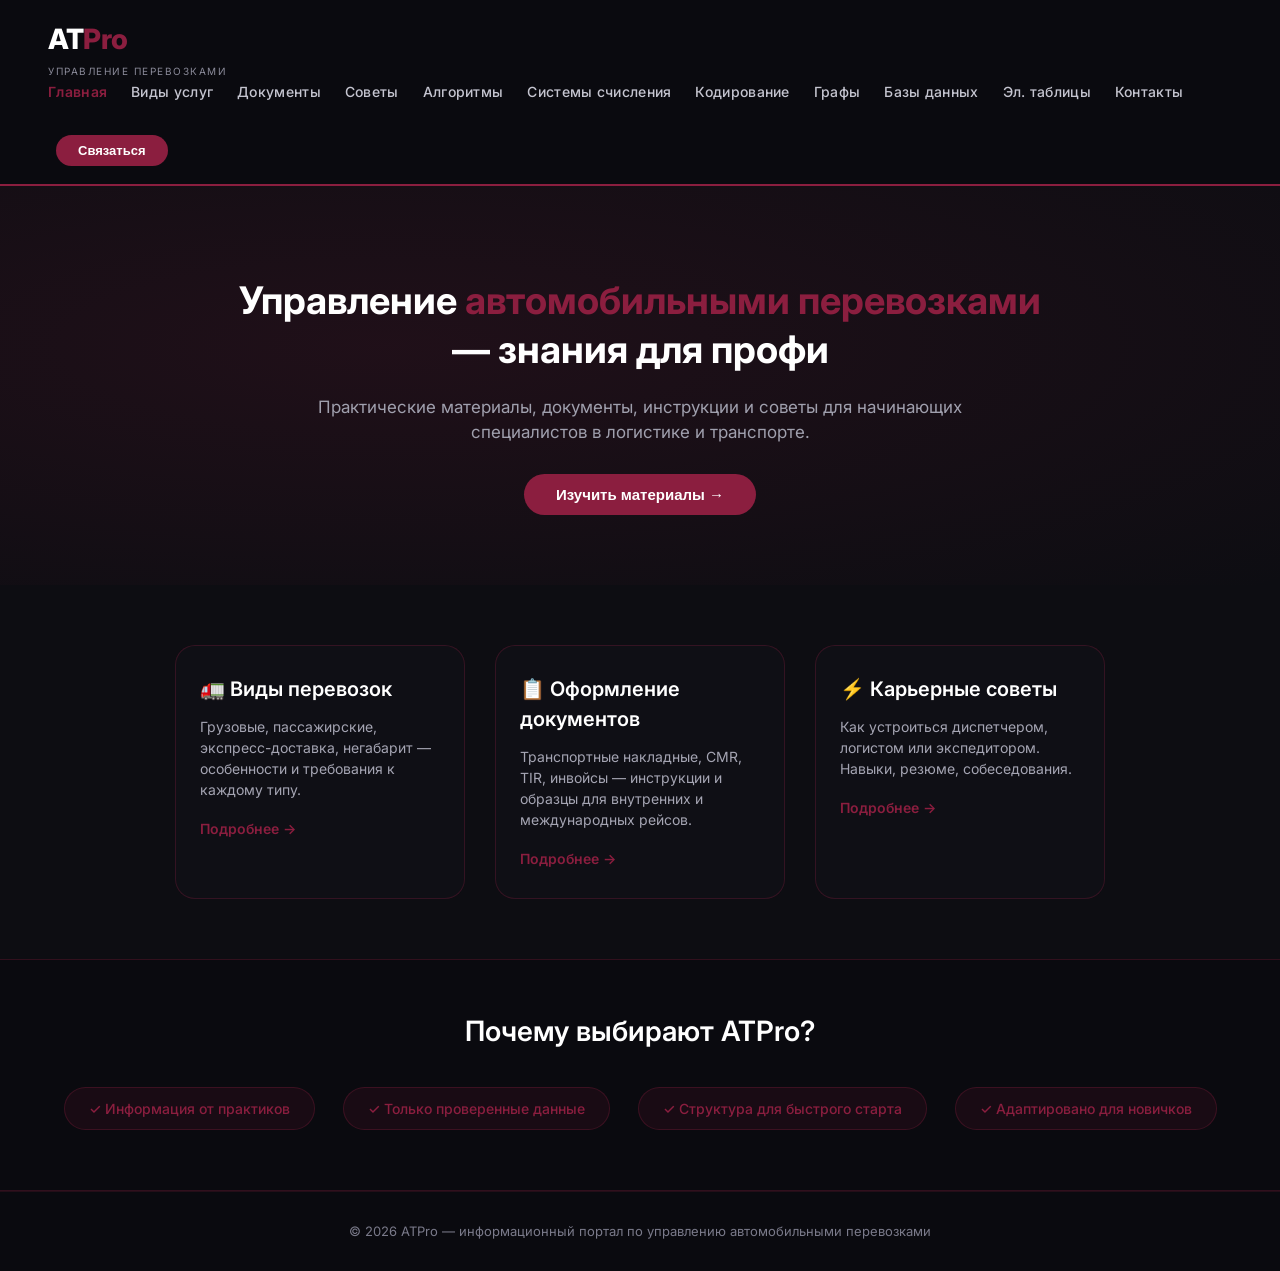
<file: index.html>
<!DOCTYPE html>
<html lang="ru">
<head>
  <meta charset="UTF-8">
  <meta name="viewport" content="width=device-width, initial-scale=1.0">
  <title>ATPro | Управление автоперевозками</title>
  <link rel="stylesheet" href="style.css">
  <link href="https://fonts.googleapis.com/css2?family=Inter:opsz,wght@14..32,300;400;500;600;700;800&display=swap" rel="stylesheet">
</head>
<body>
  <header class="header">
    <div class="logo">
      <a href="index.html">
        <h1>AT<span>Pro</span></h1>
        <p class="logo-sub">УПРАВЛЕНИЕ ПЕРЕВОЗКАМИ</p>
      </a>
    </div>
    <nav class="nav">
      <ul class="nav-links">
        <li><a href="index.html" class="active">Главная</a></li>
        <li><a href="services.html">Виды услуг</a></li>
        <li><a href="documents.html">Документы</a></li>
        <li><a href="tips.html">Советы</a></li>
        <li><a href="algorithms.html">Алгоритмы</a></li>
        <li><a href="it-systems.html">Системы счисления</a></li>
        <li><a href="encoding.html">Кодирование</a></li>
        <li><a href="graphs.html">Графы</a></li>
        <li><a href="databases.html">Базы данных</a></li>
        <li><a href="spreadsheets.html">Эл. таблицы</a></li>
        <li><a href="contact.html">Контакты</a></li>
      </ul>
      <button class="btn-nav" onclick="window.location.href='contact.html'">Связаться</button>
    </nav>
  </header>

  <main>
    <section class="hero">
      <h2>Управление <span>автомобильными перевозками</span><br>— знания для профи</h2>
      <p>Практические материалы, документы, инструкции и советы для начинающих специалистов в логистике и транспорте.</p>
      <button class="btn-primary" onclick="window.location.href='services.html'">Изучить материалы →</button>
    </section>

    <section class="features">
      <div class="card">
        <h3>🚛 Виды перевозок</h3>
        <p>Грузовые, пассажирские, экспресс-доставка, негабарит — особенности и требования к каждому типу.</p>
        <a href="services.html">Подробнее →</a>
      </div>
      <div class="card">
        <h3>📋 Оформление документов</h3>
        <p>Транспортные накладные, CMR, TIR, инвойсы — инструкции и образцы для внутренних и международных рейсов.</p>
        <a href="documents.html">Подробнее →</a>
      </div>
      <div class="card">
        <h3>⚡ Карьерные советы</h3>
        <p>Как устроиться диспетчером, логистом или экспедитором. Навыки, резюме, собеседования.</p>
        <a href="tips.html">Подробнее →</a>
      </div>
    </section>

    <section class="why-us">
      <h2>Почему выбирают ATPro?</h2>
      <div class="why-grid">
        <div>✓ Информация от практиков</div>
        <div>✓ Только проверенные данные</div>
        <div>✓ Структура для быстрого старта</div>
        <div>✓ Адаптировано для новичков</div>
      </div>
    </section>
  </main>

  <footer>
    <p>© 2026 ATPro — информационный портал по управлению автомобильными перевозками</p>
  </footer>
</body>
</html>
</file>
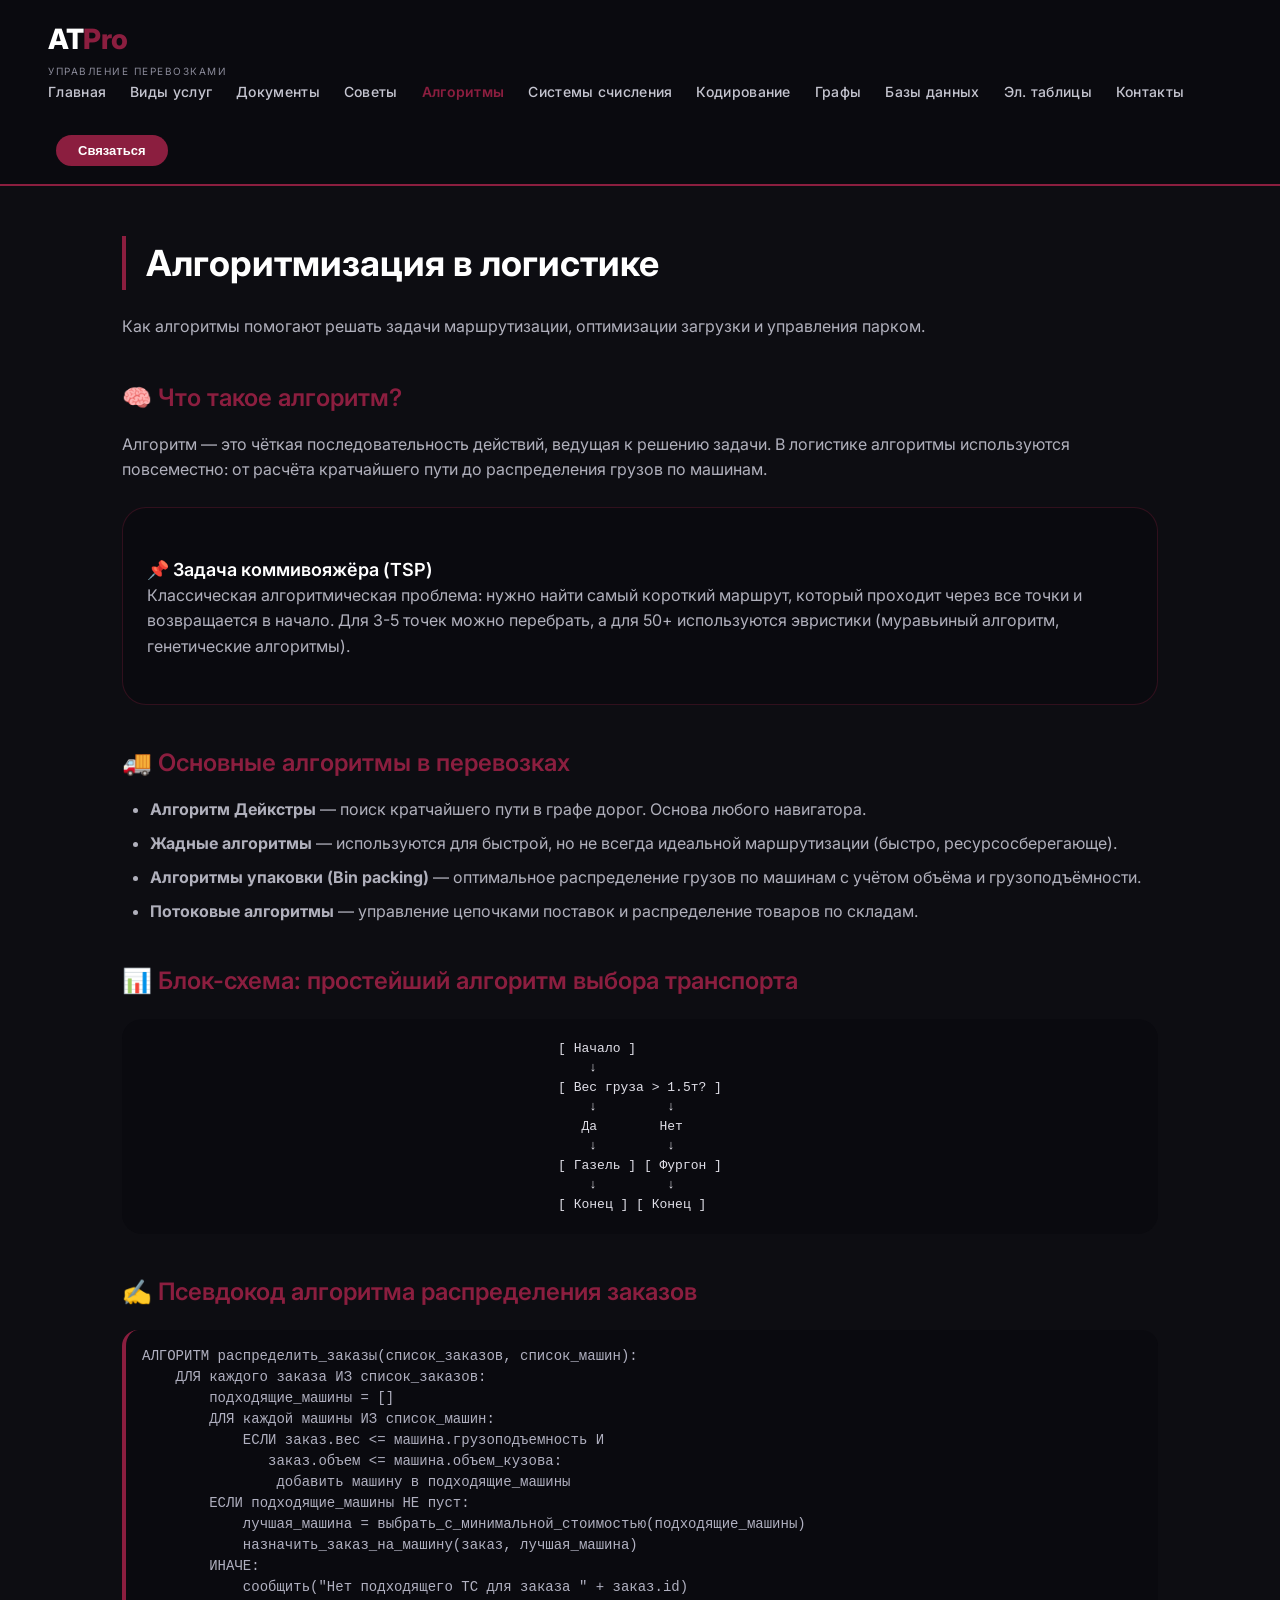
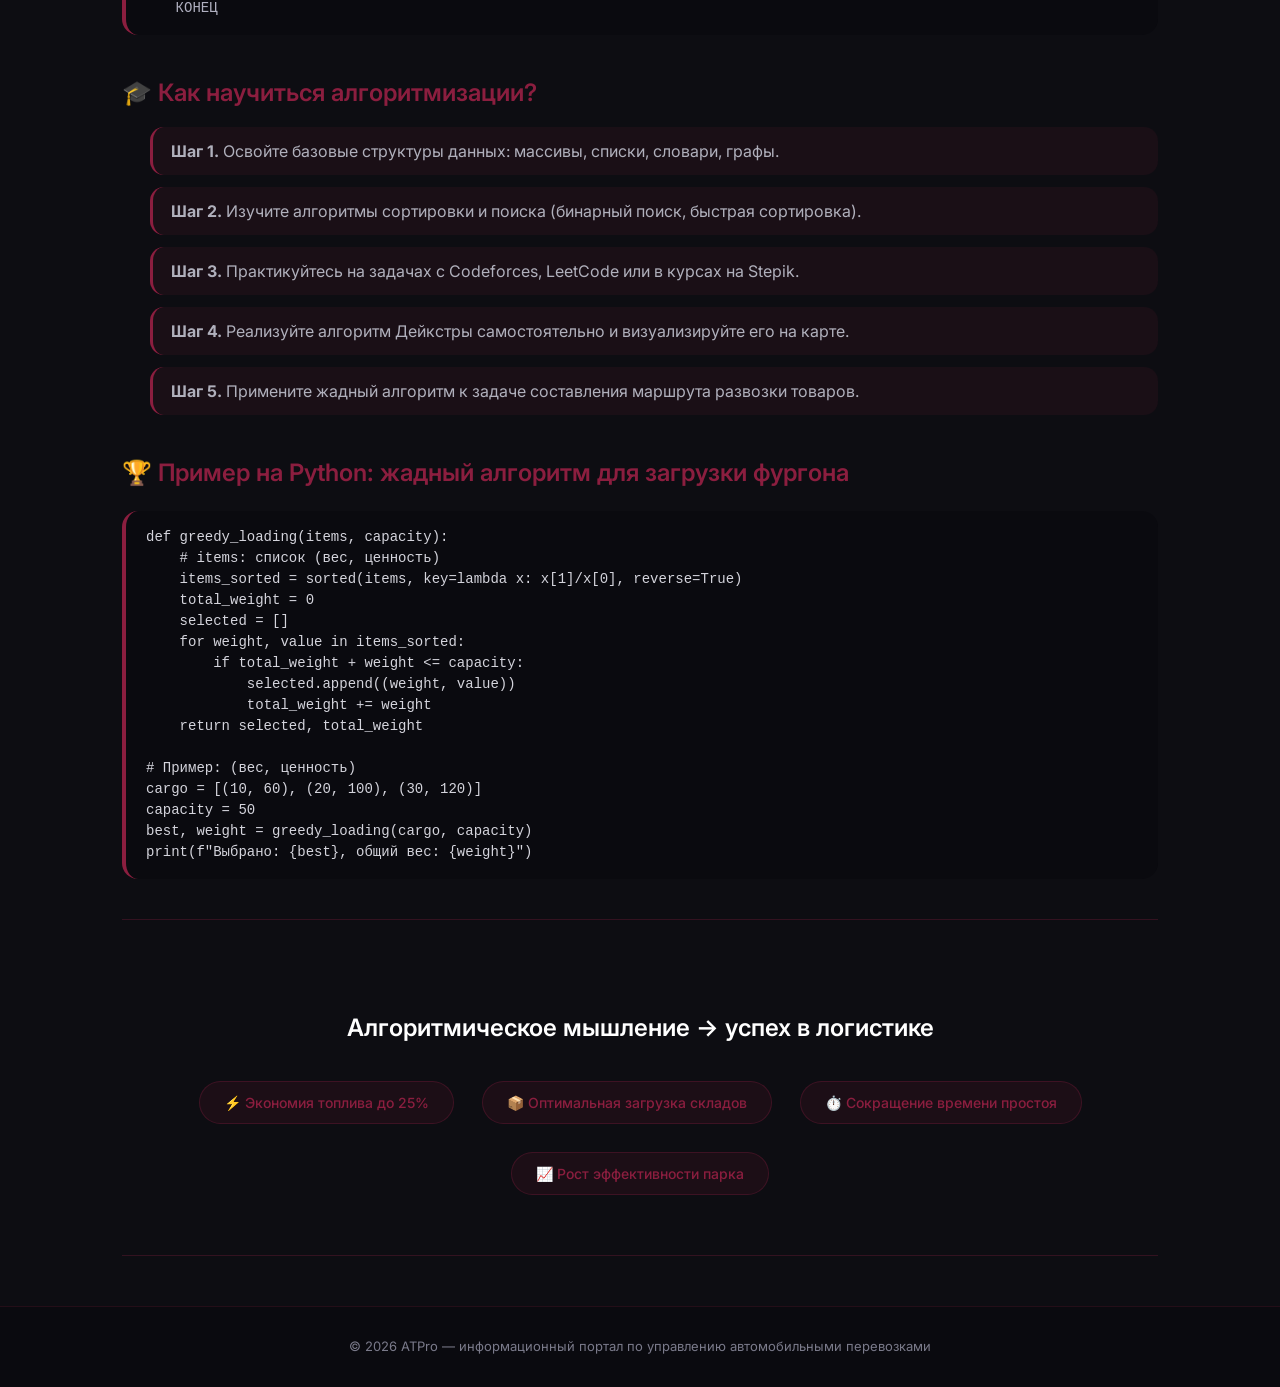
<file: algorithms.html>
<!DOCTYPE html>
<html lang="ru">
<head>
  <meta charset="UTF-8">
  <meta name="viewport" content="width=device-width, initial-scale=1.0">
  <title>ATPro | Алгоритмизация</title>
  <link rel="stylesheet" href="style.css">
  <link href="https://fonts.googleapis.com/css2?family=Inter:opsz,wght@14..32,300;400;500;600;700;800&display=swap" rel="stylesheet">
  <style>
    .algo-card {
      background: rgba(10, 10, 15, 0.7);
      border-radius: 24px;
      padding: 24px;
      margin: 24px 0;
      border: 1px solid rgba(139, 30, 63, 0.3);
      transition: all 0.3s ease;
    }
    .algo-card:hover {
      border-color: #8b1e3f;
      transform: translateX(6px);
    }
    .step-list {
      list-style-type: none;
      padding-left: 0;
    }
    .step-list li {
      background: rgba(139, 30, 63, 0.1);
      margin: 12px 0;
      padding: 12px 18px;
      border-radius: 14px;
      border-left: 3px solid #8b1e3f;
    }
    .flow-demo {
      background: #0a0a0f;
      border-radius: 20px;
      padding: 20px;
      text-align: center;
      font-family: monospace;
      margin: 20px 0;
    }
  </style>
</head>
<body>
  <header class="header">
    <div class="logo">
      <a href="index.html">
        <h1>AT<span>Pro</span></h1>
        <p class="logo-sub">УПРАВЛЕНИЕ ПЕРЕВОЗКАМИ</p>
      </a>
    </div>
    <nav class="nav">
      <ul class="nav-links">
        <li><a href="index.html">Главная</a></li>
        <li><a href="services.html">Виды услуг</a></li>
        <li><a href="documents.html">Документы</a></li>
        <li><a href="tips.html">Советы</a></li>
        <li><a href="algorithms.html" class="active">Алгоритмы</a></li>
        <li><a href="it-systems.html">Системы счисления</a></li>
        <li><a href="encoding.html">Кодирование</a></li>
        <li><a href="graphs.html">Графы</a></li>
        <li><a href="databases.html">Базы данных</a></li>
        <li><a href="spreadsheets.html">Эл. таблицы</a></li>
        <li><a href="contact.html">Контакты</a></li>
      </ul>
      <button class="btn-nav" onclick="window.location.href='contact.html'">Связаться</button>
    </nav>
  </header>

  <main class="page-content">
    <h1>Алгоритмизация в логистике</h1>
    <p>Как алгоритмы помогают решать задачи маршрутизации, оптимизации загрузки и управления парком.</p>

    <h2>🧠 Что такое алгоритм?</h2>
    <p>Алгоритм — это чёткая последовательность действий, ведущая к решению задачи. В логистике алгоритмы используются повсеместно: от расчёта кратчайшего пути до распределения грузов по машинам.</p>

    <div class="algo-card">
      <h3>📌 Задача коммивояжёра (TSP)</h3>
      <p>Классическая алгоритмическая проблема: нужно найти самый короткий маршрут, который проходит через все точки и возвращается в начало. Для 3-5 точек можно перебрать, а для 50+ используются эвристики (муравьиный алгоритм, генетические алгоритмы).</p>
    </div>

    <h2>🚚 Основные алгоритмы в перевозках</h2>
    <ul>
      <li><strong>Алгоритм Дейкстры</strong> — поиск кратчайшего пути в графе дорог. Основа любого навигатора.</li>
      <li><strong>Жадные алгоритмы</strong> — используются для быстрой, но не всегда идеальной маршрутизации (быстро, ресурсосберегающе).</li>
      <li><strong>Алгоритмы упаковки (Bin packing)</strong> — оптимальное распределение грузов по машинам с учётом объёма и грузоподъёмности.</li>
      <li><strong>Потоковые алгоритмы</strong> — управление цепочками поставок и распределение товаров по складам.</li>
    </ul>

    <h2>📊 Блок-схема: простейший алгоритм выбора транспорта</h2>
    <div class="flow-demo">
      <pre style="margin:0; text-align: left; display: inline-block;">
[ Начало ]
    ↓
[ Вес груза > 1.5т? ]
    ↓         ↓
   Да        Нет
    ↓         ↓
[ Газель ] [ Фургон ]
    ↓         ↓
[ Конец ] [ Конец ]</pre>
    </div>

    <h2>✍️ Псевдокод алгоритма распределения заказов</h2>
    <div class="code-block" style="background:#0a0a0f; border-left-color:#8b1e3f; padding:16px;">
      <pre style="margin:0; color:#b0b0c0;">
АЛГОРИТМ распределить_заказы(список_заказов, список_машин):
    ДЛЯ каждого заказа ИЗ список_заказов:
        подходящие_машины = []
        ДЛЯ каждой машины ИЗ список_машин:
            ЕСЛИ заказ.вес <= машина.грузоподъемность И
               заказ.объем <= машина.объем_кузова:
                добавить машину в подходящие_машины
        ЕСЛИ подходящие_машины НЕ пуст:
            лучшая_машина = выбрать_с_минимальной_стоимостью(подходящие_машины)
            назначить_заказ_на_машину(заказ, лучшая_машина)
        ИНАЧЕ:
            сообщить("Нет подходящего ТС для заказа " + заказ.id)
    КОНЕЦ</pre>
    </div>

    <h2>🎓 Как научиться алгоритмизации?</h2>
    <ul class="step-list">
      <li><strong>Шаг 1.</strong> Освойте базовые структуры данных: массивы, списки, словари, графы.</li>
      <li><strong>Шаг 2.</strong> Изучите алгоритмы сортировки и поиска (бинарный поиск, быстрая сортировка).</li>
      <li><strong>Шаг 3.</strong> Практикуйтесь на задачах с Codeforces, LeetCode или в курсах на Stepik.</li>
      <li><strong>Шаг 4.</strong> Реализуйте алгоритм Дейкстры самостоятельно и визуализируйте его на карте.</li>
      <li><strong>Шаг 5.</strong> Примените жадный алгоритм к задаче составления маршрута развозки товаров.</li>
    </ul>

    <h2>🏆 Пример на Python: жадный алгоритм для загрузки фургона</h2>
    <div class="code-block">
      <pre style="margin:0;">
def greedy_loading(items, capacity):
    # items: список (вес, ценность)
    items_sorted = sorted(items, key=lambda x: x[1]/x[0], reverse=True)
    total_weight = 0
    selected = []
    for weight, value in items_sorted:
        if total_weight + weight <= capacity:
            selected.append((weight, value))
            total_weight += weight
    return selected, total_weight

# Пример: (вес, ценность)
cargo = [(10, 60), (20, 100), (30, 120)]
capacity = 50
best, weight = greedy_loading(cargo, capacity)
print(f"Выбрано: {best}, общий вес: {weight}")</pre>
    </div>

    <div class="why-us" style="margin-top: 40px; background: transparent;">
      <h2 style="color:#fff;">Алгоритмическое мышление → успех в логистике</h2>
      <div class="why-grid">
        <div>⚡ Экономия топлива до 25%</div>
        <div>📦 Оптимальная загрузка складов</div>
        <div>⏱️ Сокращение времени простоя</div>
        <div>📈 Рост эффективности парка</div>
      </div>
    </div>
  </main>

  <footer>
    <p>© 2026 ATPro — информационный портал по управлению автомобильными перевозками</p>
  </footer>
</body>
</html>
</file>
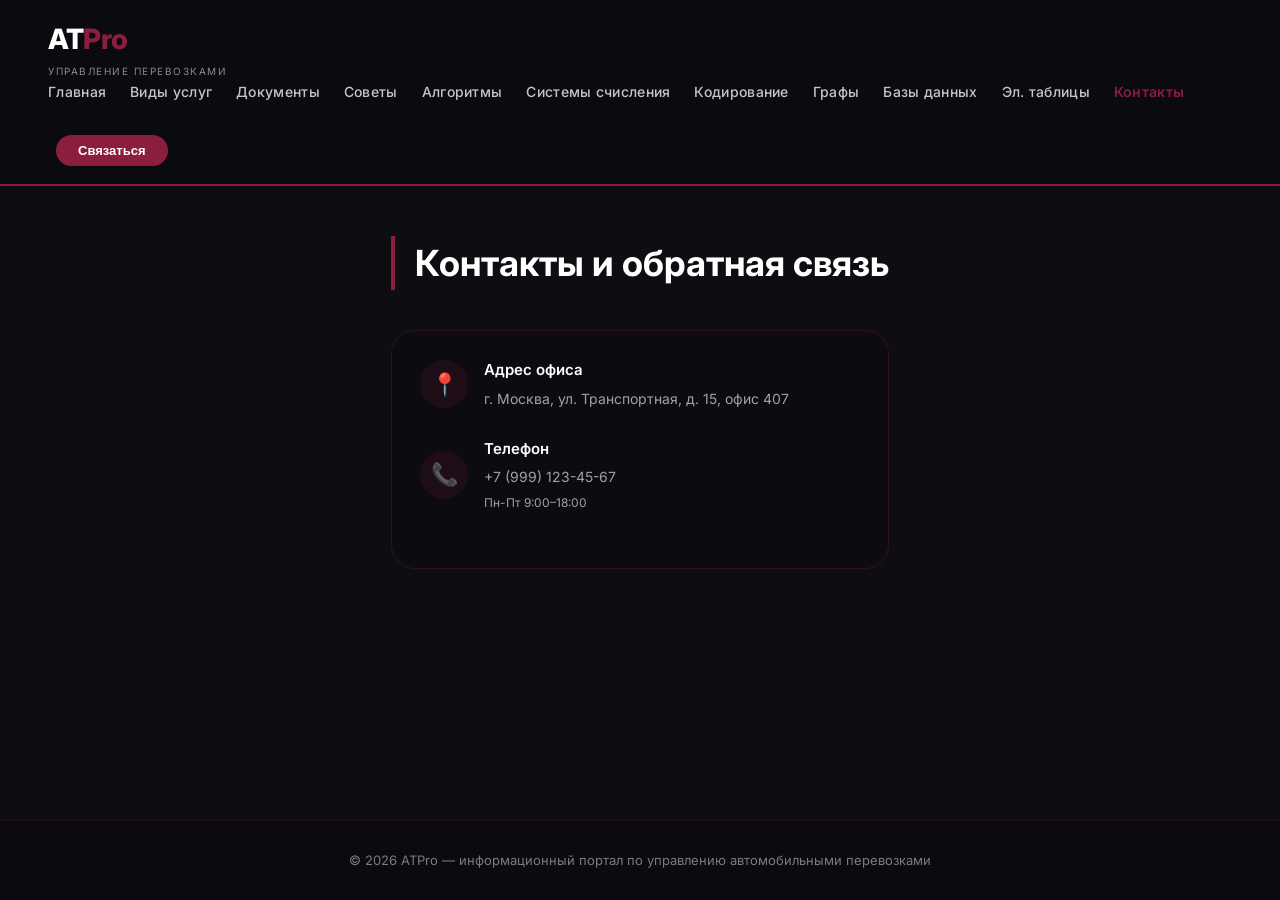
<file: contact.html>
<!DOCTYPE html>
<html lang="ru">
<head>
  <meta charset="UTF-8">
  <meta name="viewport" content="width=device-width, initial-scale=1.0">
  <title>ATPro | Контакты</title>
  <link rel="stylesheet" href="style.css">
  <link href="https://fonts.googleapis.com/css2?family=Inter:opsz,wght@14..32,300;400;500;600;700;800&display=swap" rel="stylesheet">
</head>
<body>
  <header class="header">
    <div class="logo">
      <a href="index.html">
        <h1>AT<span>Pro</span></h1>
        <p class="logo-sub">УПРАВЛЕНИЕ ПЕРЕВОЗКАМИ</p>
      </a>
    </div>
    <nav class="nav">
      <ul class="nav-links">
        <li><a href="index.html">Главная</a></li>
        <li><a href="services.html">Виды услуг</a></li>
        <li><a href="documents.html">Документы</a></li>
        <li><a href="tips.html">Советы</a></li>
        <li><a href="algorithms.html">Алгоритмы</a></li>
        <li><a href="it-systems.html">Системы счисления</a></li>
        <li><a href="encoding.html">Кодирование</a></li>
        <li><a href="graphs.html">Графы</a></li>
        <li><a href="databases.html">Базы данных</a></li>
        <li><a href="spreadsheets.html">Эл. таблицы</a></li>
        <li><a href="contact.html" class="active">Контакты</a></li>
      </ul>
      <button class="btn-nav" onclick="window.location.href='contact.html'">Связаться</button>
    </nav>
  </header>

  <main class="page-content">
    <h1>Контакты и обратная связь</h1>
    
    <div class="contact-grid">
      <!-- Левая колонка: контактная информация -->
      <div class="contact-info">
        <div class="contact-item">
          <div class="contact-icon">📍</div>
          <div>
            <h3>Адрес офиса</h3>
            <p>г. Москва, ул. Транспортная, д. 15, офис 407</p>
          </div>
        </div>
        
        <div class="contact-item">
          <div class="contact-icon">📞</div>
          <div>
            <h3>Телефон</h3>
            <p><a href="tel:+79991234567">+7 (999) 123-45-67</a></p>
            <p style="font-size: 12px; margin-top: 4px;">Пн-Пт 9:00–18:00</p>
          </div>
        </div>
      </div>
    </div>
  </main>

  <footer>
    <p>© 2026 ATPro — информационный портал по управлению автомобильными перевозками</p>
  </footer>
</body>
</html>
</file>
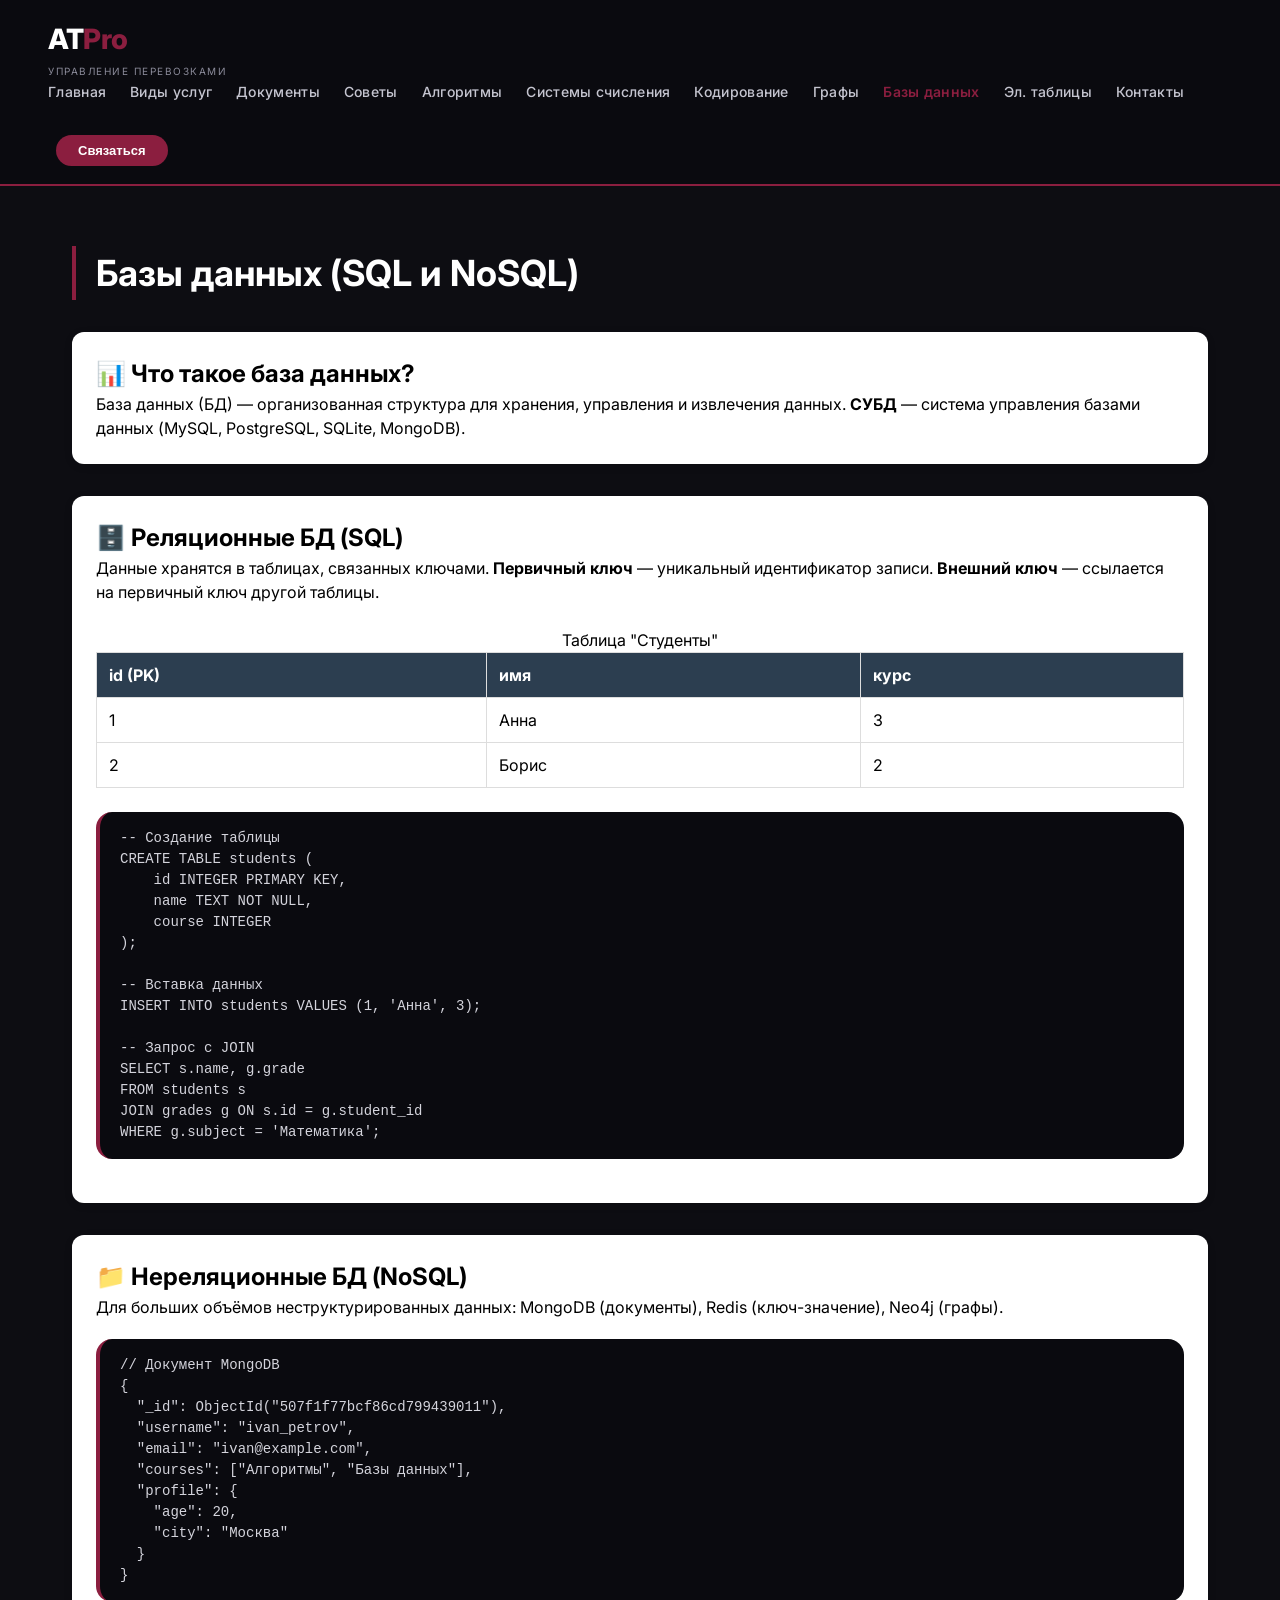
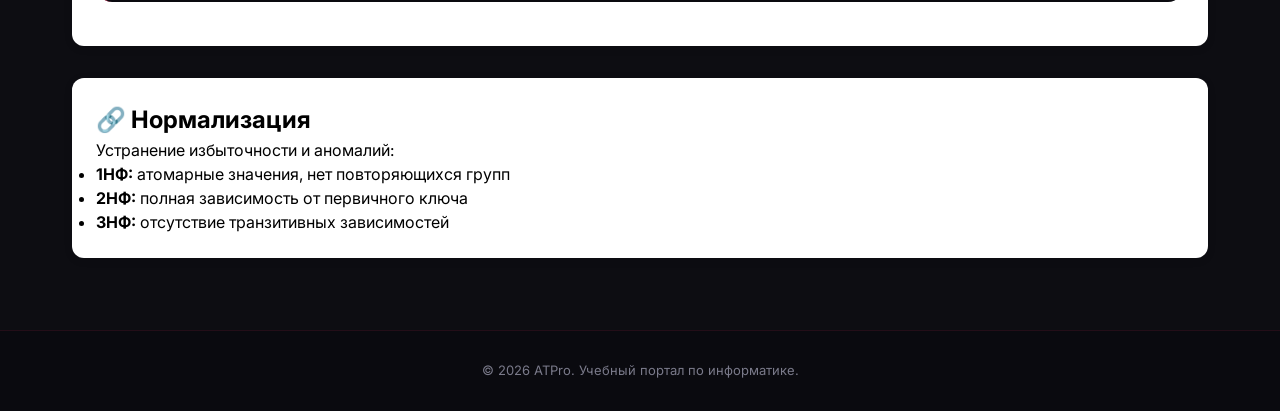
<file: databases.html>
<!DOCTYPE html>
<html lang="ru">
<head>
    <meta charset="UTF-8">
    <meta name="viewport" content="width=device-width, initial-scale=1.0">
    <title>Базы данных | ATPro</title>
    <link rel="stylesheet" href="style.css">
    <link href="https://fonts.googleapis.com/css2?family=Inter:opsz,wght@14..32,300;400;500;600;700;800&display=swap" rel="stylesheet">
</head>
<body>
    <header class="header">
        <div class="logo">
            <a href="index.html">
                <h1>AT<span>Pro</span></h1>
                <p class="logo-sub">УПРАВЛЕНИЕ ПЕРЕВОЗКАМИ</p>
            </a>
        </div>
        <nav class="nav">
            <ul class="nav-links">
                <li><a href="index.html">Главная</a></li>
                <li><a href="services.html">Виды услуг</a></li>
                <li><a href="documents.html">Документы</a></li>
                <li><a href="tips.html">Советы</a></li>
                <li><a href="algorithms.html">Алгоритмы</a></li>
                <li><a href="it-systems.html">Системы счисления</a></li>
                <li><a href="encoding.html">Кодирование</a></li>
                <li><a href="graphs.html">Графы</a></li>
                <li><a href="databases.html" class="active">Базы данных</a></li>
                <li><a href="spreadsheets.html">Эл. таблицы</a></li>
                <li><a href="contact.html">Контакты</a></li>
            </ul>
            <button class="btn-nav" onclick="window.location.href='contact.html'">Связаться</button>
        </nav>
    </header>

    <main>
        <div class="topic-content">
            <h1>Базы данных (SQL и NoSQL)</h1>
            
            <div class="topic-card">
                <h2>📊 Что такое база данных?</h2>
                <p>База данных (БД) — организованная структура для хранения, управления и извлечения данных. <strong>СУБД</strong> — система управления базами данных (MySQL, PostgreSQL, SQLite, MongoDB).</p>
            </div>

            <div class="topic-card">
                <h2>🗄️ Реляционные БД (SQL)</h2>
                <p>Данные хранятся в таблицах, связанных ключами. <strong>Первичный ключ</strong> — уникальный идентификатор записи. <strong>Внешний ключ</strong> — ссылается на первичный ключ другой таблицы.</p>
                
                <table class="data-table">
                    <caption>Таблица "Студенты"</caption>
                    <thead>
                        <tr>
                            <th>id (PK)</th>
                            <th>имя</th>
                            <th>курс</th>
                        </tr>
                    </thead>
                    <tbody>
                        <tr>
                            <td>1</td>
                            <td>Анна</td>
                            <td>3</td>
                        </tr>
                        <tr>
                            <td>2</td>
                            <td>Борис</td>
                            <td>2</td>
                        </tr>
                    </tbody>
                </table>
                
                <div class="code-block">
                    <pre>-- Создание таблицы
CREATE TABLE students (
    id INTEGER PRIMARY KEY,
    name TEXT NOT NULL,
    course INTEGER
);

-- Вставка данных
INSERT INTO students VALUES (1, 'Анна', 3);

-- Запрос с JOIN
SELECT s.name, g.grade
FROM students s
JOIN grades g ON s.id = g.student_id
WHERE g.subject = 'Математика';</pre>
                </div>
            </div>

            <div class="topic-card">
                <h2>📁 Нереляционные БД (NoSQL)</h2>
                <p>Для больших объёмов неструктурированных данных: MongoDB (документы), Redis (ключ-значение), Neo4j (графы).</p>
                <div class="code-block">
                    <pre>// Документ MongoDB
{
  "_id": ObjectId("507f1f77bcf86cd799439011"),
  "username": "ivan_petrov",
  "email": "ivan@example.com",
  "courses": ["Алгоритмы", "Базы данных"],
  "profile": {
    "age": 20,
    "city": "Москва"
  }
}</pre>
                </div>
            </div>

            <div class="topic-card">
                <h2>🔗 Нормализация</h2>
                <p>Устранение избыточности и аномалий:</p>
                <ul>
                    <li><strong>1НФ:</strong> атомарные значения, нет повторяющихся групп</li>
                    <li><strong>2НФ:</strong> полная зависимость от первичного ключа</li>
                    <li><strong>3НФ:</strong> отсутствие транзитивных зависимостей</li>
                </ul>
            </div>
        </div>
    </main>

    <footer><p>&copy; 2026 ATPro. Учебный портал по информатике.</p></footer>
</body>
</html>
</file>
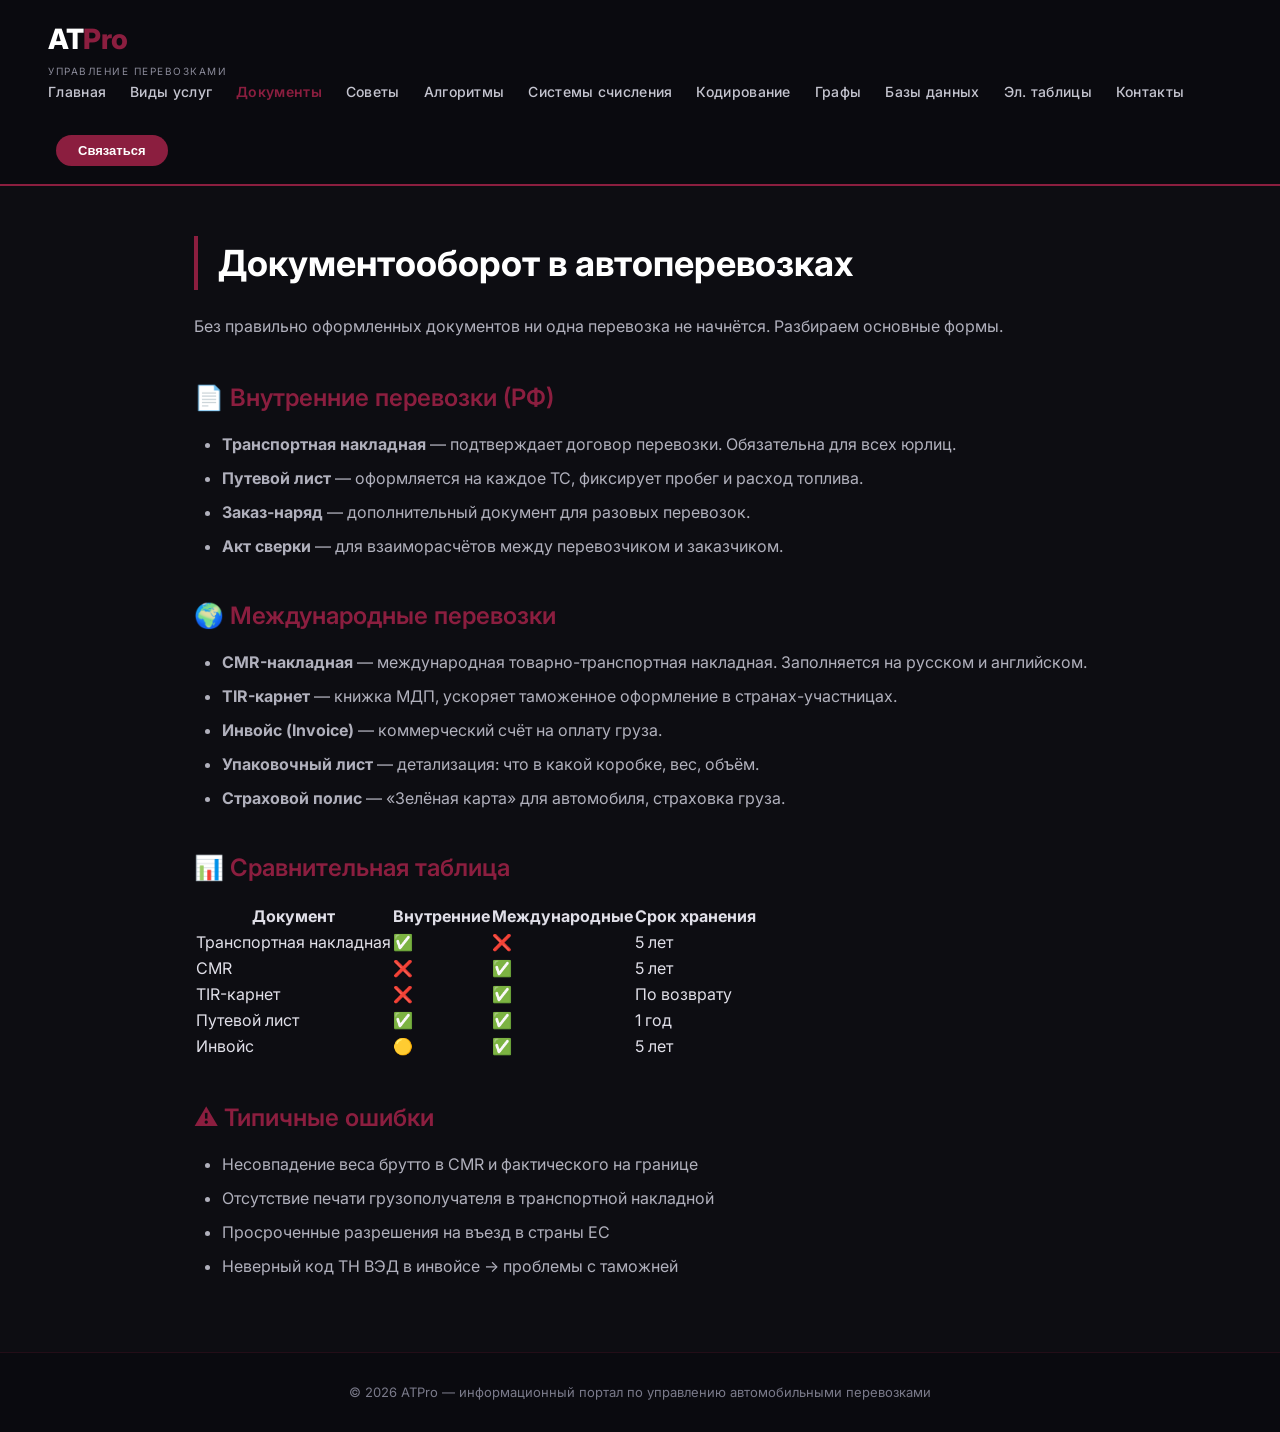
<file: documents.html>
<!DOCTYPE html>
<html lang="ru">
<head>
  <meta charset="UTF-8">
  <meta name="viewport" content="width=device-width, initial-scale=1.0">
  <title>ATPro | Документы</title>
  <link rel="stylesheet" href="style.css">
  <link href="https://fonts.googleapis.com/css2?family=Inter:opsz,wght@14..32,300;400;500;600;700;800&display=swap" rel="stylesheet">
</head>
<body>
  <header class="header">
    <div class="logo">
      <a href="index.html">
        <h1>AT<span>Pro</span></h1>
        <p class="logo-sub">УПРАВЛЕНИЕ ПЕРЕВОЗКАМИ</p>
      </a>
    </div>
    <nav class="nav">
      <ul class="nav-links">
        <li><a href="index.html">Главная</a></li>
        <li><a href="services.html">Виды услуг</a></li>
        <li><a href="documents.html" class="active">Документы</a></li>
        <li><a href="tips.html">Советы</a></li>
        <li><a href="algorithms.html">Алгоритмы</a></li>
        <li><a href="it-systems.html">Системы счисления</a></li>
        <li><a href="encoding.html">Кодирование</a></li>
        <li><a href="graphs.html">Графы</a></li>
        <li><a href="databases.html">Базы данных</a></li>
        <li><a href="spreadsheets.html">Эл. таблицы</a></li>
        <li><a href="contact.html">Контакты</a></li>
      </ul>
      <button class="btn-nav" onclick="window.location.href='contact.html'">Связаться</button>
    </nav>
  </header>

  <main class="page-content">
    <h1>Документооборот в автоперевозках</h1>
    <p>Без правильно оформленных документов ни одна перевозка не начнётся. Разбираем основные формы.</p>

    <h2>📄 Внутренние перевозки (РФ)</h2>
    <ul>
      <li><strong>Транспортная накладная</strong> — подтверждает договор перевозки. Обязательна для всех юрлиц.</li>
      <li><strong>Путевой лист</strong> — оформляется на каждое ТС, фиксирует пробег и расход топлива.</li>
      <li><strong>Заказ-наряд</strong> — дополнительный документ для разовых перевозок.</li>
      <li><strong>Акт сверки</strong> — для взаиморасчётов между перевозчиком и заказчиком.</li>
    </ul>

    <h2>🌍 Международные перевозки</h2>
    <ul>
      <li><strong>CMR-накладная</strong> — международная товарно-транспортная накладная. Заполняется на русском и английском.</li>
      <li><strong>TIR-карнет</strong> — книжка МДП, ускоряет таможенное оформление в странах-участницах.</li>
      <li><strong>Инвойс (Invoice)</strong> — коммерческий счёт на оплату груза.</li>
      <li><strong>Упаковочный лист</strong> — детализация: что в какой коробке, вес, объём.</li>
      <li><strong>Страховой полис</strong> — «Зелёная карта» для автомобиля, страховка груза.</li>
    </ul>

    <h2>📊 Сравнительная таблица</h2>
    <table class="doc-table">
      <thead>
        <tr><th>Документ</th><th>Внутренние</th><th>Международные</th><th>Срок хранения</th></tr>
      </thead>
      <tbody>
        <tr><td>Транспортная накладная</td><td>✅</td><td>❌</td><td>5 лет</td></tr>
        <tr><td>CMR</td><td>❌</td><td>✅</td><td>5 лет</td></tr>
        <tr><td>TIR-карнет</td><td>❌</td><td>✅</td><td>По возврату</td></tr>
        <tr><td>Путевой лист</td><td>✅</td><td>✅</td><td>1 год</td></tr>
        <tr><td>Инвойс</td><td>🟡</td><td>✅</td><td>5 лет</td></tr>
      </tbody>
    </table>

    <h2>⚠️ Типичные ошибки</h2>
    <ul>
      <li>Несовпадение веса брутто в CMR и фактического на границе</li>
      <li>Отсутствие печати грузополучателя в транспортной накладной</li>
      <li>Просроченные разрешения на въезд в страны ЕС</li>
      <li>Неверный код ТН ВЭД в инвойсе → проблемы с таможней</li>
    </ul>
  </main>

  <footer>
    <p>© 2026 ATPro — информационный портал по управлению автомобильными перевозками</p>
  </footer>
</body>
</html>
</file>
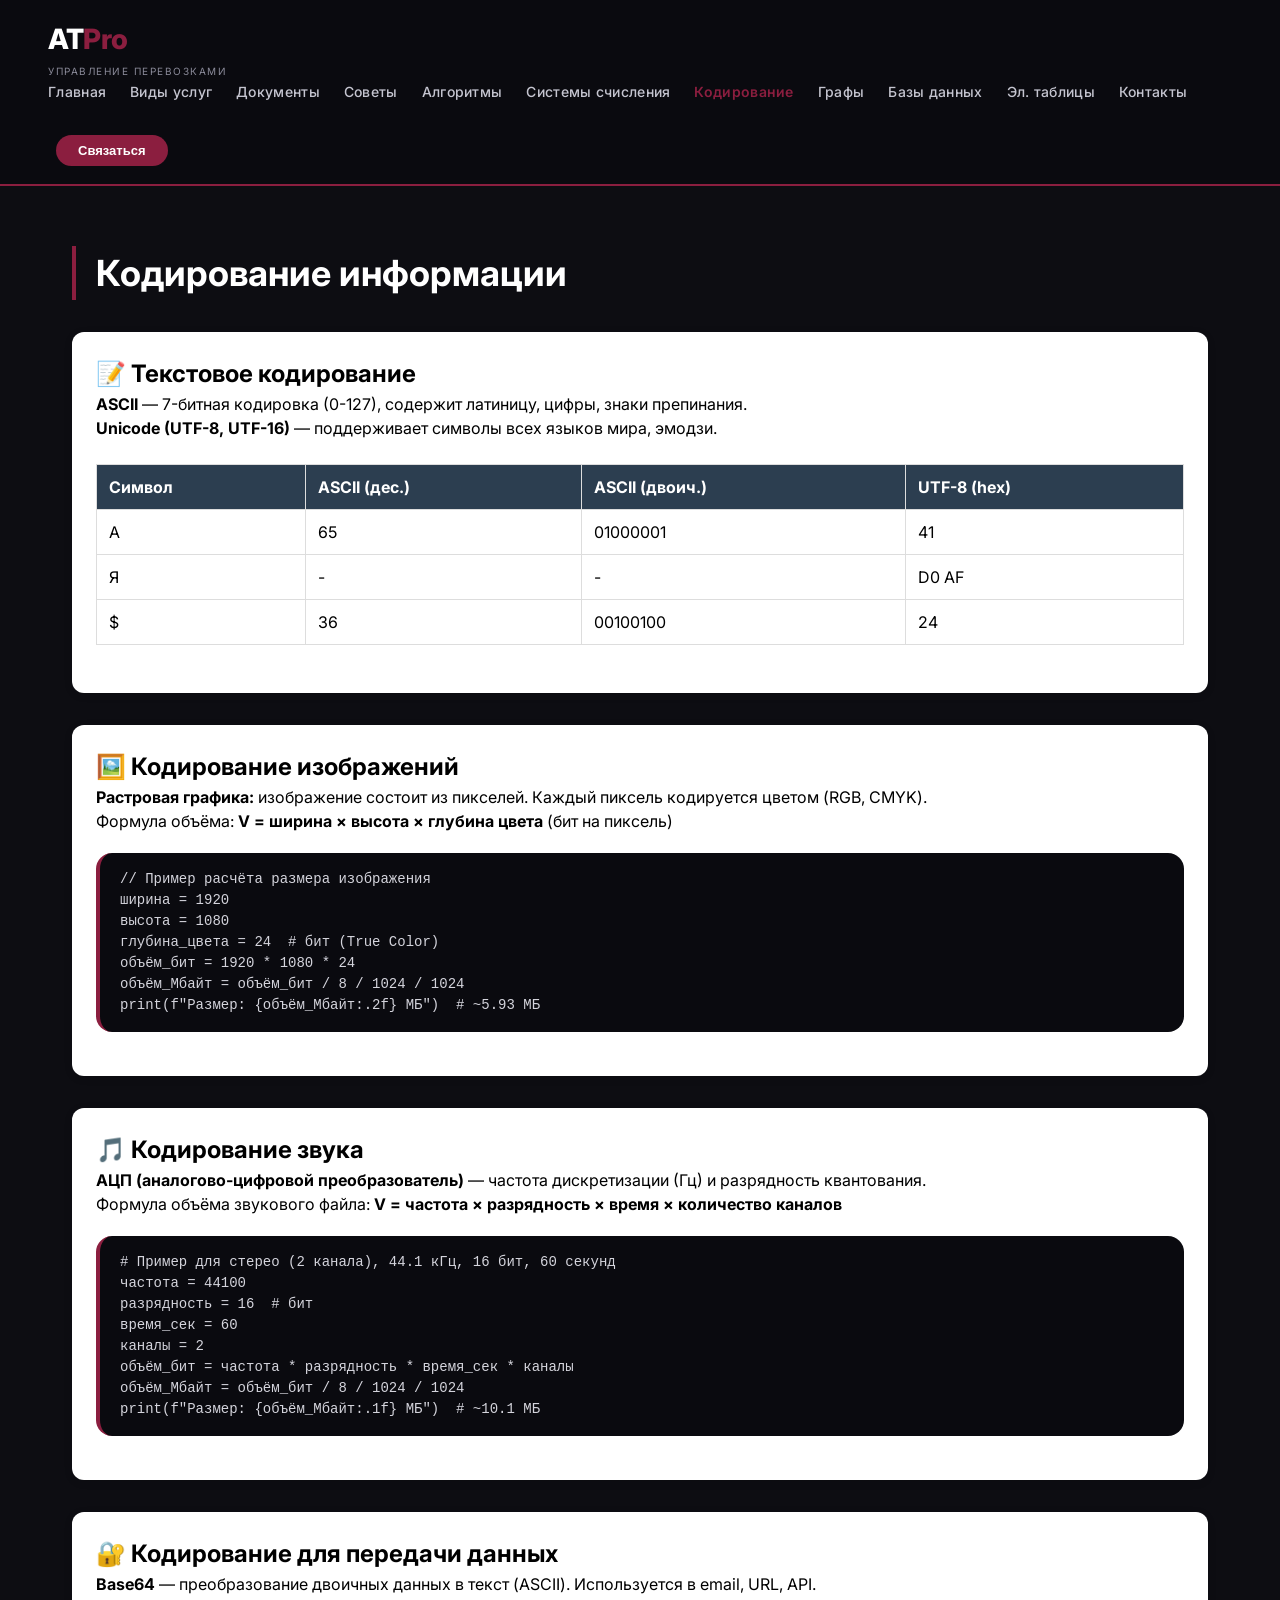
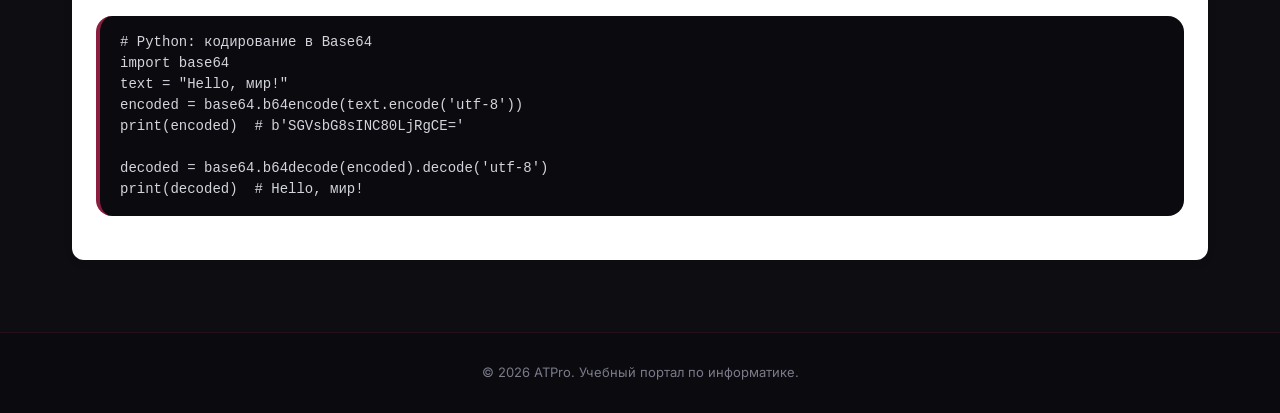
<file: encoding.html>
<!DOCTYPE html>
<html lang="ru">
<head>
    <meta charset="UTF-8">
    <meta name="viewport" content="width=device-width, initial-scale=1.0">
    <title>Кодирование информации | ATPro</title>
    <link rel="stylesheet" href="style.css">
    <link href="https://fonts.googleapis.com/css2?family=Inter:opsz,wght@14..32,300;400;500;600;700;800&display=swap" rel="stylesheet">
</head>
<body>
    <header class="header">
        <div class="logo">
            <a href="index.html">
                <h1>AT<span>Pro</span></h1>
                <p class="logo-sub">УПРАВЛЕНИЕ ПЕРЕВОЗКАМИ</p>
            </a>
        </div>
        <nav class="nav">
            <ul class="nav-links">
                <li><a href="index.html">Главная</a></li>
                <li><a href="services.html">Виды услуг</a></li>
                <li><a href="documents.html">Документы</a></li>
                <li><a href="tips.html">Советы</a></li>
                <li><a href="algorithms.html">Алгоритмы</a></li>
                <li><a href="it-systems.html">Системы счисления</a></li>
                <li><a href="encoding.html" class="active">Кодирование</a></li>
                <li><a href="graphs.html">Графы</a></li>
                <li><a href="databases.html">Базы данных</a></li>
                <li><a href="spreadsheets.html">Эл. таблицы</a></li>
                <li><a href="contact.html">Контакты</a></li>
            </ul>
            <button class="btn-nav" onclick="window.location.href='contact.html'">Связаться</button>
        </nav>
    </header>

    <main>
        <div class="topic-content">
            <h1>Кодирование информации</h1>
            
            <div class="topic-card">
                <h2>📝 Текстовое кодирование</h2>
                <p><strong>ASCII</strong> — 7-битная кодировка (0-127), содержит латиницу, цифры, знаки препинания.</p>
                <p><strong>Unicode (UTF-8, UTF-16)</strong> — поддерживает символы всех языков мира, эмодзи.</p>
                <table class="encoding-table">
                    <thead>
                        <tr>
                            <th>Символ</th>
                            <th>ASCII (дес.)</th>
                            <th>ASCII (двоич.)</th>
                            <th>UTF-8 (hex)</th>
                        </tr>
                    </thead>
                    <tbody>
                        <tr>
                            <td>A</td>
                            <td>65</td>
                            <td>01000001</td>
                            <td>41</td>
                        </tr>
                        <tr>
                            <td>Я</td>
                            <td>-</td>
                            <td>-</td>
                            <td>D0 AF</td>
                        </tr>
                        <tr>
                            <td>$</td>
                            <td>36</td>
                            <td>00100100</td>
                            <td>24</td>
                        </tr>
                    </tbody>
                </table>
            </div>

            <div class="topic-card">
                <h2>🖼️ Кодирование изображений</h2>
                <p><strong>Растровая графика:</strong> изображение состоит из пикселей. Каждый пиксель кодируется цветом (RGB, CMYK).</p>
                <p>Формула объёма: <strong>V = ширина × высота × глубина цвета</strong> (бит на пиксель)</p>
                <div class="code-block">
                    <pre>// Пример расчёта размера изображения
ширина = 1920
высота = 1080
глубина_цвета = 24  # бит (True Color)
объём_бит = 1920 * 1080 * 24
объём_Мбайт = объём_бит / 8 / 1024 / 1024
print(f"Размер: {объём_Мбайт:.2f} МБ")  # ~5.93 МБ</pre>
                </div>
            </div>

            <div class="topic-card">
                <h2>🎵 Кодирование звука</h2>
                <p><strong>АЦП (аналогово-цифровой преобразователь)</strong> — частота дискретизации (Гц) и разрядность квантования.</p>
                <p>Формула объёма звукового файла: <strong>V = частота × разрядность × время × количество каналов</strong></p>
                <div class="code-block">
                    <pre># Пример для стерео (2 канала), 44.1 кГц, 16 бит, 60 секунд
частота = 44100
разрядность = 16  # бит
время_сек = 60
каналы = 2
объём_бит = частота * разрядность * время_сек * каналы
объём_Мбайт = объём_бит / 8 / 1024 / 1024
print(f"Размер: {объём_Мбайт:.1f} МБ")  # ~10.1 МБ</pre>
                </div>
            </div>

            <div class="topic-card">
                <h2>🔐 Кодирование для передачи данных</h2>
                <p><strong>Base64</strong> — преобразование двоичных данных в текст (ASCII). Используется в email, URL, API.</p>
                <div class="code-block">
                    <pre># Python: кодирование в Base64
import base64
text = "Hello, мир!"
encoded = base64.b64encode(text.encode('utf-8'))
print(encoded)  # b'SGVsbG8sINC80LjRgCE='

decoded = base64.b64decode(encoded).decode('utf-8')
print(decoded)  # Hello, мир!</pre>
                </div>
            </div>
        </div>
    </main>

    <footer><p>&copy; 2026 ATPro. Учебный портал по информатике.</p></footer>
</body>
</html>
</file>
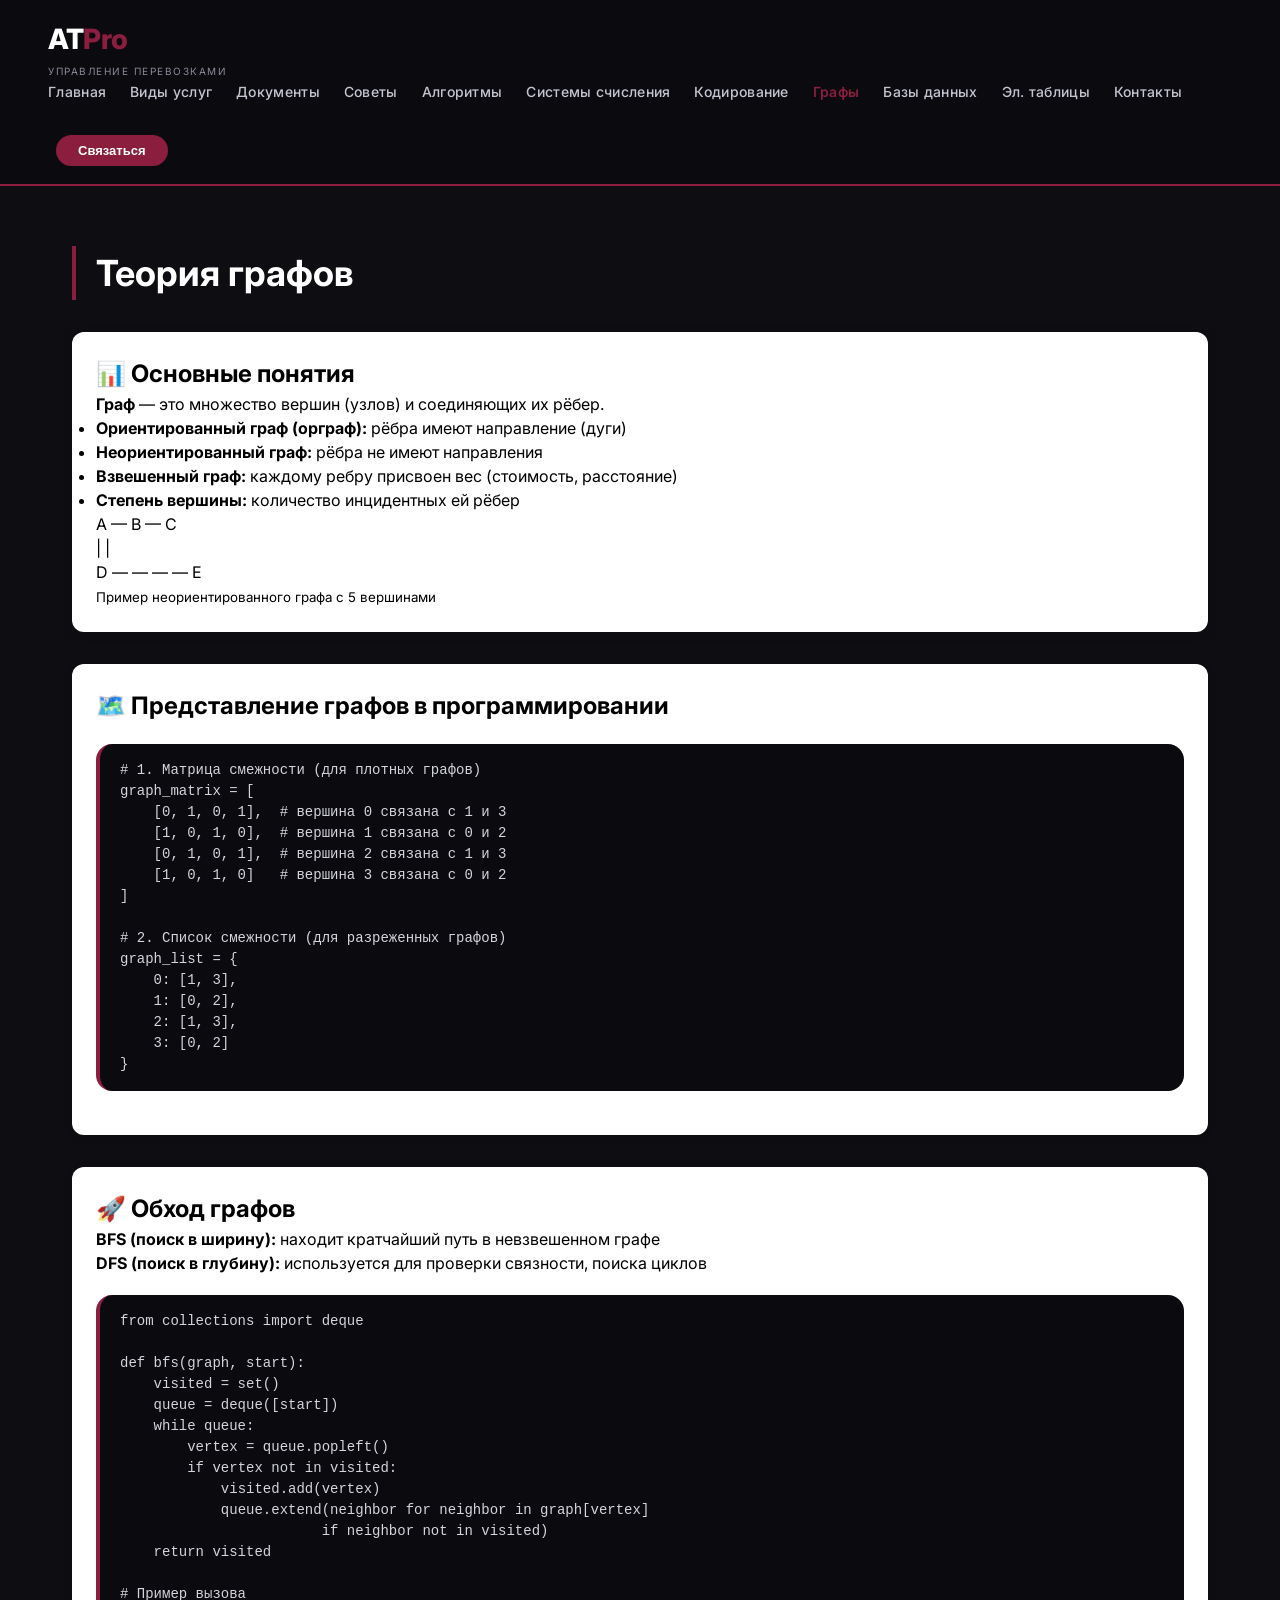
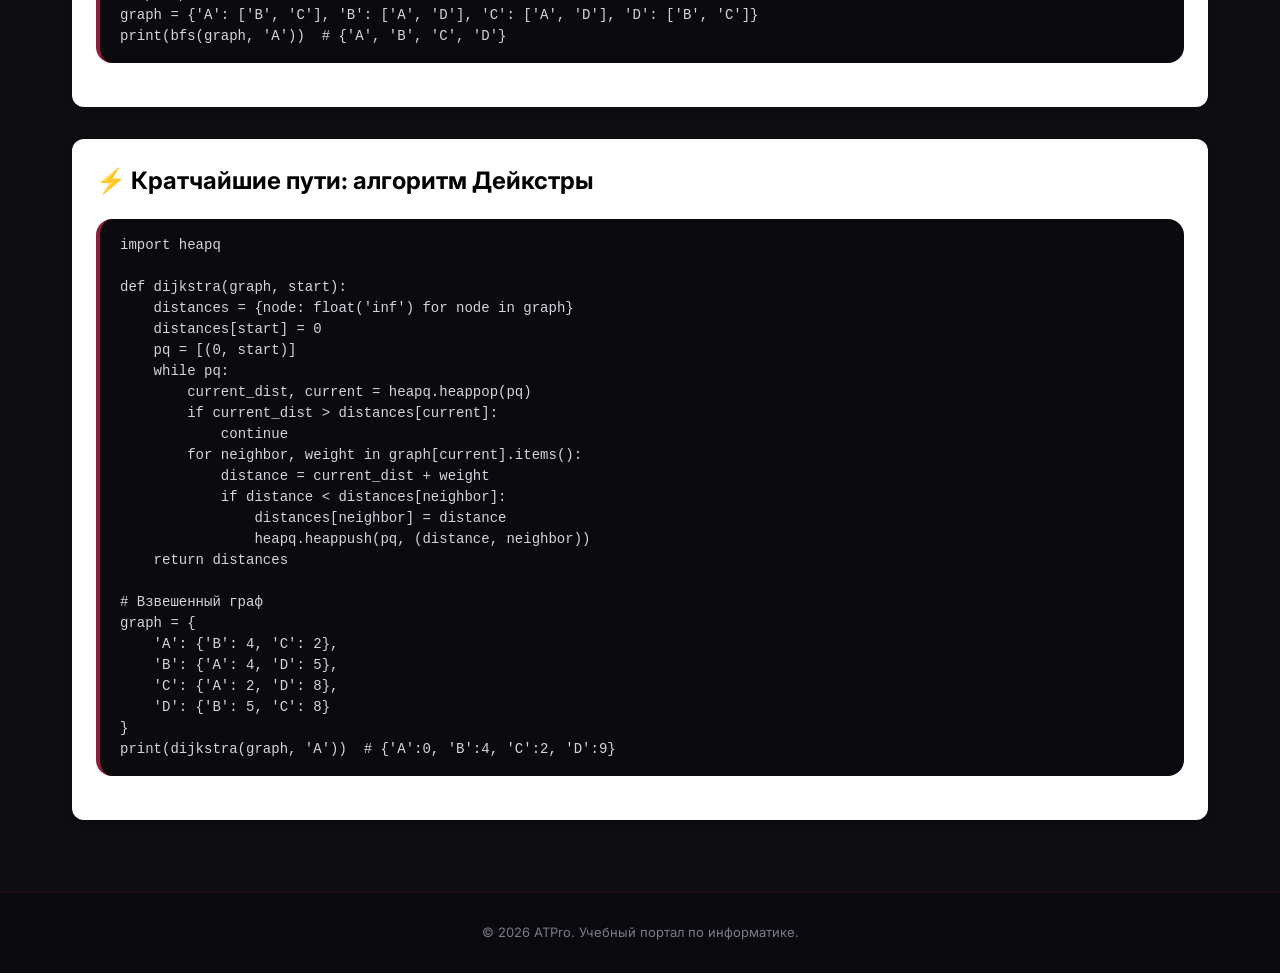
<file: graphs.html>
<!DOCTYPE html>
<html lang="ru">
<head>
    <meta charset="UTF-8">
    <meta name="viewport" content="width=device-width, initial-scale=1.0">
    <title>Графы | ATPro</title>
    <link rel="stylesheet" href="style.css">
    <link href="https://fonts.googleapis.com/css2?family=Inter:opsz,wght@14..32,300;400;500;600;700;800&display=swap" rel="stylesheet">
</head>
<body>
    <header class="header">
        <div class="logo">
            <a href="index.html">
                <h1>AT<span>Pro</span></h1>
                <p class="logo-sub">УПРАВЛЕНИЕ ПЕРЕВОЗКАМИ</p>
            </a>
        </div>
        <nav class="nav">
            <ul class="nav-links">
                <li><a href="index.html">Главная</a></li>
                <li><a href="services.html">Виды услуг</a></li>
                <li><a href="documents.html">Документы</a></li>
                <li><a href="tips.html">Советы</a></li>
                <li><a href="algorithms.html">Алгоритмы</a></li>
                <li><a href="it-systems.html">Системы счисления</a></li>
                <li><a href="encoding.html">Кодирование</a></li>
                <li><a href="graphs.html" class="active">Графы</a></li>
                <li><a href="databases.html">Базы данных</a></li>
                <li><a href="spreadsheets.html">Эл. таблицы</a></li>
                <li><a href="contact.html">Контакты</a></li>
            </ul>
            <button class="btn-nav" onclick="window.location.href='contact.html'">Связаться</button>
        </nav>
    </header>

    <main>
        <div class="topic-content">
            <h1>Теория графов</h1>
            
            <div class="topic-card">
                <h2>📊 Основные понятия</h2>
                <p><strong>Граф</strong> — это множество вершин (узлов) и соединяющих их рёбер.</p>
                <ul>
                    <li><strong>Ориентированный граф (орграф):</strong> рёбра имеют направление (дуги)</li>
                    <li><strong>Неориентированный граф:</strong> рёбра не имеют направления</li>
                    <li><strong>Взвешенный граф:</strong> каждому ребру присвоен вес (стоимость, расстояние)</li>
                    <li><strong>Степень вершины:</strong> количество инцидентных ей рёбер</li>
                </ul>
                <div class="graph-visual">
                    A — B — C<br>
                    |         |<br>
                    D — — — — E<br>
                    <small>Пример неориентированного графа с 5 вершинами</small>
                </div>
            </div>

            <div class="topic-card">
                <h2>🗺️ Представление графов в программировании</h2>
                <div class="code-block">
                    <pre># 1. Матрица смежности (для плотных графов)
graph_matrix = [
    [0, 1, 0, 1],  # вершина 0 связана с 1 и 3
    [1, 0, 1, 0],  # вершина 1 связана с 0 и 2
    [0, 1, 0, 1],  # вершина 2 связана с 1 и 3
    [1, 0, 1, 0]   # вершина 3 связана с 0 и 2
]

# 2. Список смежности (для разреженных графов)
graph_list = {
    0: [1, 3],
    1: [0, 2],
    2: [1, 3],
    3: [0, 2]
}</pre>
                </div>
            </div>

            <div class="topic-card">
                <h2>🚀 Обход графов</h2>
                <p><strong>BFS (поиск в ширину):</strong> находит кратчайший путь в невзвешенном графе</p>
                <p><strong>DFS (поиск в глубину):</strong> используется для проверки связности, поиска циклов</p>
                <div class="code-block">
                    <pre>from collections import deque

def bfs(graph, start):
    visited = set()
    queue = deque([start])
    while queue:
        vertex = queue.popleft()
        if vertex not in visited:
            visited.add(vertex)
            queue.extend(neighbor for neighbor in graph[vertex] 
                        if neighbor not in visited)
    return visited

# Пример вызова
graph = {'A': ['B', 'C'], 'B': ['A', 'D'], 'C': ['A', 'D'], 'D': ['B', 'C']}
print(bfs(graph, 'A'))  # {'A', 'B', 'C', 'D'}</pre>
                </div>
            </div>

            <div class="topic-card">
                <h2>⚡ Кратчайшие пути: алгоритм Дейкстры</h2>
                <div class="code-block">
                    <pre>import heapq

def dijkstra(graph, start):
    distances = {node: float('inf') for node in graph}
    distances[start] = 0
    pq = [(0, start)]
    while pq:
        current_dist, current = heapq.heappop(pq)
        if current_dist > distances[current]:
            continue
        for neighbor, weight in graph[current].items():
            distance = current_dist + weight
            if distance < distances[neighbor]:
                distances[neighbor] = distance
                heapq.heappush(pq, (distance, neighbor))
    return distances

# Взвешенный граф
graph = {
    'A': {'B': 4, 'C': 2},
    'B': {'A': 4, 'D': 5},
    'C': {'A': 2, 'D': 8},
    'D': {'B': 5, 'C': 8}
}
print(dijkstra(graph, 'A'))  # {'A':0, 'B':4, 'C':2, 'D':9}</pre>
                </div>
            </div>
        </div>
    </main>

    <footer><p>&copy; 2026 ATPro. Учебный портал по информатике.</p></footer>
</body>
</html>
</file>
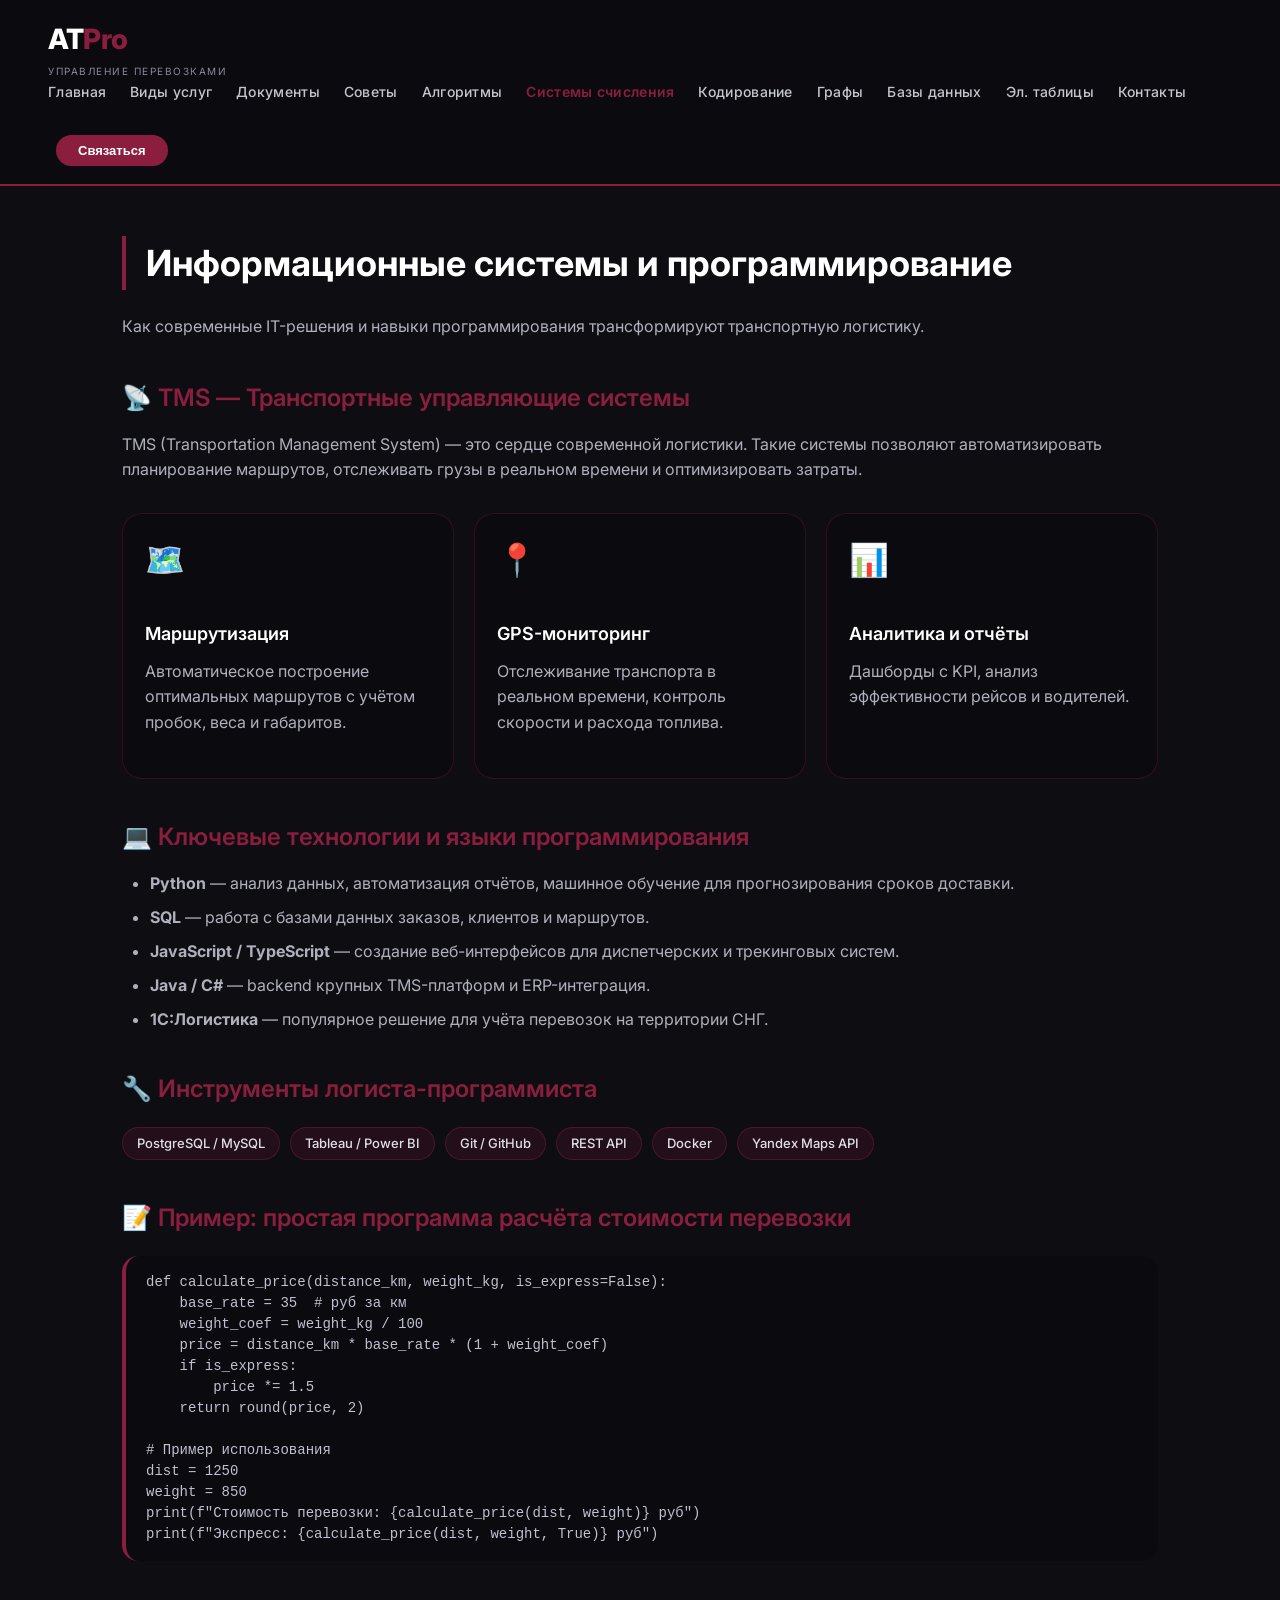
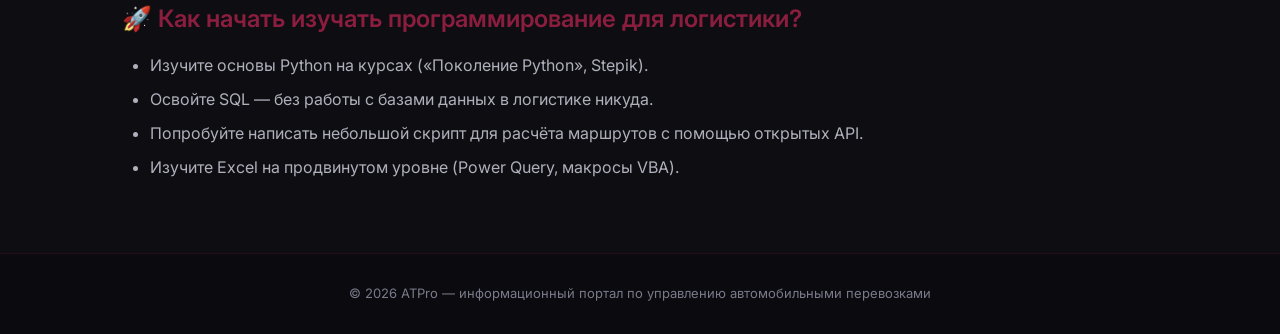
<file: it-systems.html>
<!DOCTYPE html>
<html lang="ru">
<head>
  <meta charset="UTF-8">
  <meta name="viewport" content="width=device-width, initial-scale=1.0">
  <title>ATPro | Информационные системы и программирование</title>
  <link rel="stylesheet" href="style.css">
  <link href="https://fonts.googleapis.com/css2?family=Inter:opsz,wght@14..32,300;400;500;600;700;800&display=swap" rel="stylesheet">
  <style>
    .code-block {
      background: #0a0a0f;
      border-left: 4px solid #8b1e3f;
      padding: 16px 20px;
      border-radius: 16px;
      font-family: 'Courier New', monospace;
      font-size: 14px;
      overflow-x: auto;
      margin: 20px 0;
      color: #d4d4dc;
    }
    .tech-grid {
      display: flex;
      flex-wrap: wrap;
      gap: 20px;
      margin: 30px 0;
    }
    .tech-card {
      background: rgba(10, 10, 15, 0.7);
      border-radius: 20px;
      padding: 22px;
      flex: 1;
      min-width: 240px;
      border: 1px solid rgba(139, 30, 63, 0.3);
      transition: all 0.3s ease;
    }
    .tech-card:hover {
      border-color: #8b1e3f;
      transform: translateY(-5px);
    }
    .tech-card h3 {
      margin-bottom: 12px;
      color: #fff;
    }
    .tech-icon {
      font-size: 32px;
      margin-bottom: 12px;
      display: inline-block;
    }
  </style>
</head>
<body>
  <header class="header">
    <div class="logo">
      <a href="index.html">
        <h1>AT<span>Pro</span></h1>
        <p class="logo-sub">УПРАВЛЕНИЕ ПЕРЕВОЗКАМИ</p>
      </a>
    </div>
    <nav class="nav">
      <ul class="nav-links">
        <li><a href="index.html">Главная</a></li>
        <li><a href="services.html">Виды услуг</a></li>
        <li><a href="documents.html">Документы</a></li>
        <li><a href="tips.html">Советы</a></li>
        <li><a href="algorithms.html">Алгоритмы</a></li>
        <li><a href="it-systems.html" class="active">Системы счисления</a></li>
        <li><a href="encoding.html">Кодирование</a></li>
        <li><a href="graphs.html">Графы</a></li>
        <li><a href="databases.html">Базы данных</a></li>
        <li><a href="spreadsheets.html">Эл. таблицы</a></li>
        <li><a href="contact.html">Контакты</a></li>
      </ul>
      <button class="btn-nav" onclick="window.location.href='contact.html'">Связаться</button>
    </nav>
  </header>

  <main class="page-content">
    <h1>Информационные системы и программирование</h1>
    <p>Как современные IT-решения и навыки программирования трансформируют транспортную логистику.</p>

    <h2>📡 TMS — Транспортные управляющие системы</h2>
    <p>TMS (Transportation Management System) — это сердце современной логистики. Такие системы позволяют автоматизировать планирование маршрутов, отслеживать грузы в реальном времени и оптимизировать затраты.</p>
    <div class="tech-grid">
      <div class="tech-card">
        <div class="tech-icon">🗺️</div>
        <h3>Маршрутизация</h3>
        <p>Автоматическое построение оптимальных маршрутов с учётом пробок, веса и габаритов.</p>
      </div>
      <div class="tech-card">
        <div class="tech-icon">📍</div>
        <h3>GPS-мониторинг</h3>
        <p>Отслеживание транспорта в реальном времени, контроль скорости и расхода топлива.</p>
      </div>
      <div class="tech-card">
        <div class="tech-icon">📊</div>
        <h3>Аналитика и отчёты</h3>
        <p>Дашборды с KPI, анализ эффективности рейсов и водителей.</p>
      </div>
    </div>

    <h2>💻 Ключевые технологии и языки программирования</h2>
    <ul>
      <li><strong>Python</strong> — анализ данных, автоматизация отчётов, машинное обучение для прогнозирования сроков доставки.</li>
      <li><strong>SQL</strong> — работа с базами данных заказов, клиентов и маршрутов.</li>
      <li><strong>JavaScript / TypeScript</strong> — создание веб-интерфейсов для диспетчерских и трекинговых систем.</li>
      <li><strong>Java / C#</strong> — backend крупных TMS-платформ и ERP-интеграция.</li>
      <li><strong>1С:Логистика</strong> — популярное решение для учёта перевозок на территории СНГ.</li>
    </ul>

    <h2>🔧 Инструменты логиста-программиста</h2>
    <div class="badge-list" style="display: flex; flex-wrap: wrap; gap: 10px; margin: 20px 0;">
      <span class="badge">PostgreSQL / MySQL</span>
      <span class="badge">Tableau / Power BI</span>
      <span class="badge">Git / GitHub</span>
      <span class="badge">REST API</span>
      <span class="badge">Docker</span>
      <span class="badge">Yandex Maps API</span>
    </div>

    <h2>📝 Пример: простая программа расчёта стоимости перевозки</h2>
    <div class="code-block">
      <pre style="margin:0; color:#c0c0d0;">
def calculate_price(distance_km, weight_kg, is_express=False):
    base_rate = 35  # руб за км
    weight_coef = weight_kg / 100
    price = distance_km * base_rate * (1 + weight_coef)
    if is_express:
        price *= 1.5
    return round(price, 2)

# Пример использования
dist = 1250
weight = 850
print(f"Стоимость перевозки: {calculate_price(dist, weight)} руб")
print(f"Экспресс: {calculate_price(dist, weight, True)} руб")</pre>
    </div>

    <h2>🚀 Как начать изучать программирование для логистики?</h2>
    <ul>
      <li>Изучите основы Python на курсах («Поколение Python», Stepik).</li>
      <li>Освойте SQL — без работы с базами данных в логистике никуда.</li>
      <li>Попробуйте написать небольшой скрипт для расчёта маршрутов с помощью открытых API.</li>
      <li>Изучите Excel на продвинутом уровне (Power Query, макросы VBA).</li>
    </ul>
  </main>

  <footer>
    <p>© 2026 ATPro — информационный портал по управлению автомобильными перевозками</p>
  </footer>
</body>
</html>
</file>
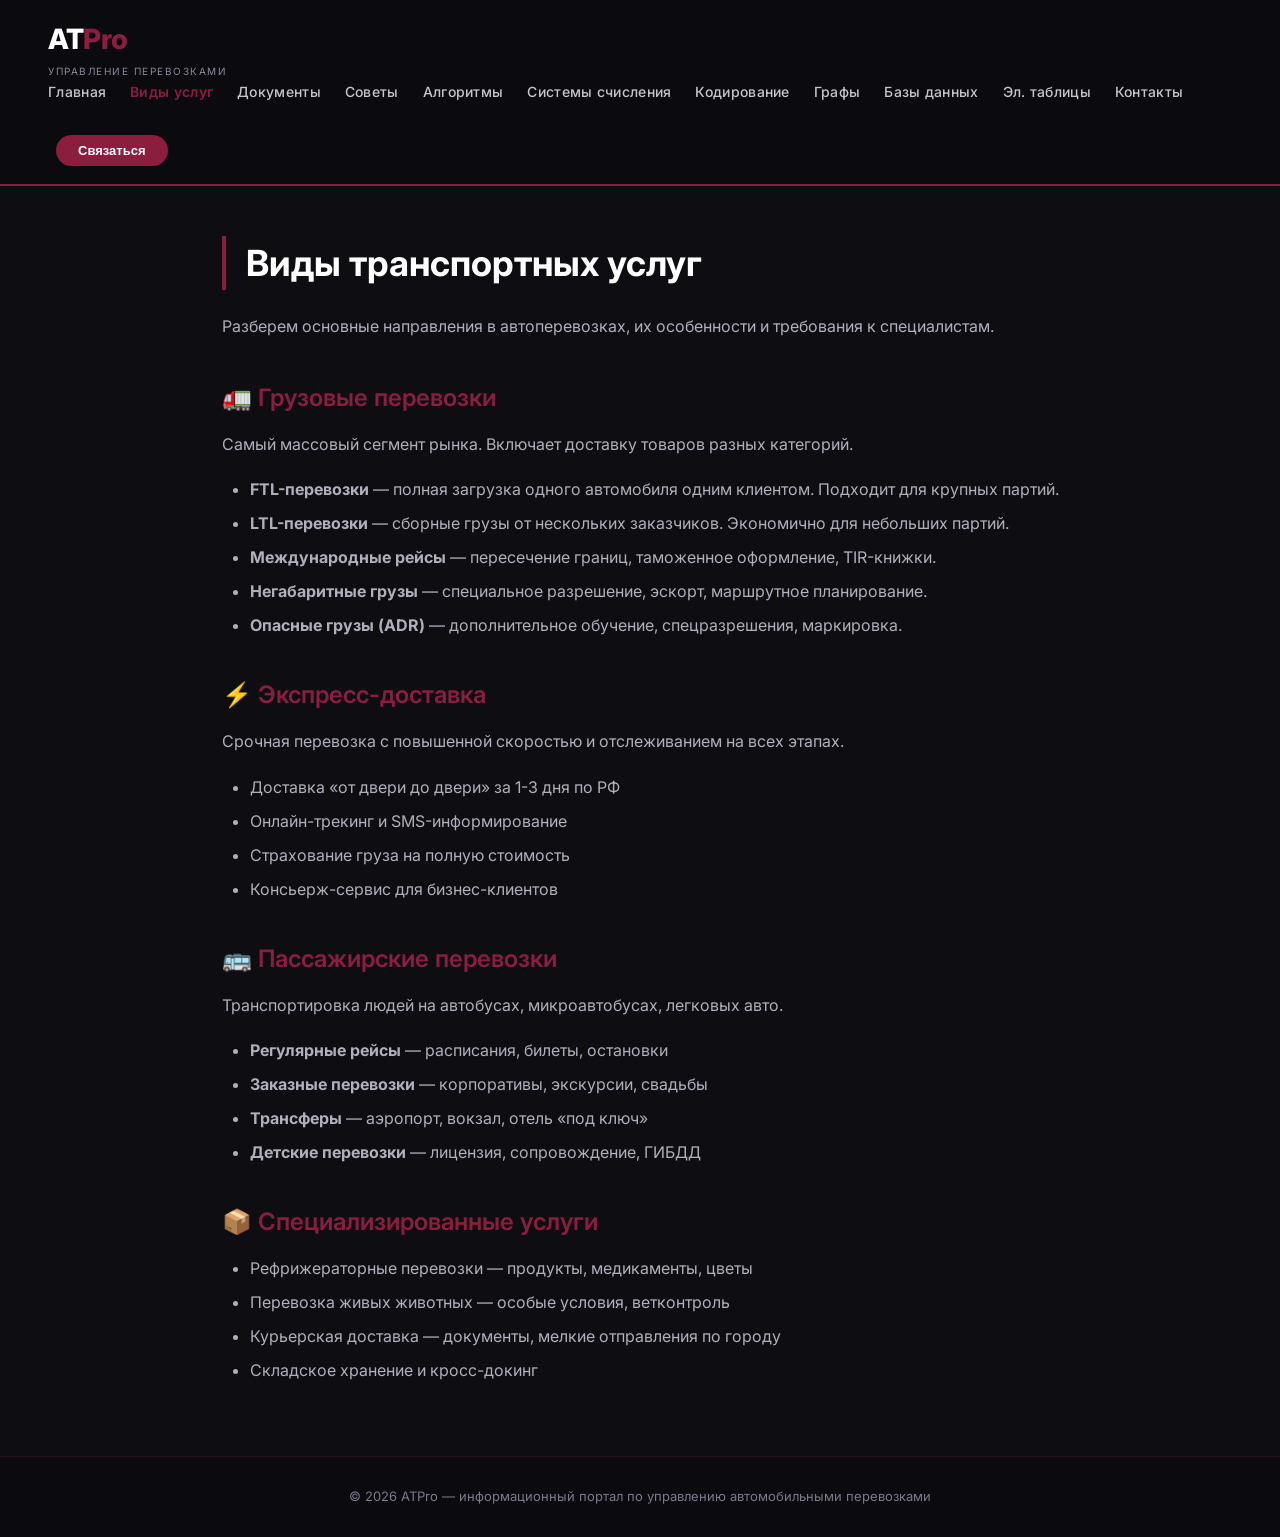
<file: services.html>
<!DOCTYPE html>
<html lang="ru">
<head>
  <meta charset="UTF-8">
  <meta name="viewport" content="width=device-width, initial-scale=1.0">
  <title>ATPro | Виды перевозок</title>
  <link rel="stylesheet" href="style.css">
  <link href="https://fonts.googleapis.com/css2?family=Inter:opsz,wght@14..32,300;400;500;600;700;800&display=swap" rel="stylesheet">
</head>
<body>
  <header class="header">
    <div class="logo">
      <a href="index.html">
        <h1>AT<span>Pro</span></h1>
        <p class="logo-sub">УПРАВЛЕНИЕ ПЕРЕВОЗКАМИ</p>
      </a>
    </div>
    <nav class="nav">
      <ul class="nav-links">
        <li><a href="index.html">Главная</a></li>
        <li><a href="services.html" class="active">Виды услуг</a></li>
        <li><a href="documents.html">Документы</a></li>
        <li><a href="tips.html">Советы</a></li>
        <li><a href="algorithms.html">Алгоритмы</a></li>
        <li><a href="it-systems.html">Системы счисления</a></li>
        <li><a href="encoding.html">Кодирование</a></li>
        <li><a href="graphs.html">Графы</a></li>
        <li><a href="databases.html">Базы данных</a></li>
        <li><a href="spreadsheets.html">Эл. таблицы</a></li>
        <li><a href="contact.html">Контакты</a></li>
      </ul>
      <button class="btn-nav" onclick="window.location.href='contact.html'">Связаться</button>
    </nav>
  </header>

  <main class="page-content">
    <h1>Виды транспортных услуг</h1>
    <p>Разберем основные направления в автоперевозках, их особенности и требования к специалистам.</p>

    <h2>🚛 Грузовые перевозки</h2>
    <p>Самый массовый сегмент рынка. Включает доставку товаров разных категорий.</p>
    <ul>
      <li><strong>FTL-перевозки</strong> — полная загрузка одного автомобиля одним клиентом. Подходит для крупных партий.</li>
      <li><strong>LTL-перевозки</strong> — сборные грузы от нескольких заказчиков. Экономично для небольших партий.</li>
      <li><strong>Международные рейсы</strong> — пересечение границ, таможенное оформление, TIR-книжки.</li>
      <li><strong>Негабаритные грузы</strong> — специальное разрешение, эскорт, маршрутное планирование.</li>
      <li><strong>Опасные грузы (ADR)</strong> — дополнительное обучение, спецразрешения, маркировка.</li>
    </ul>

    <h2>⚡ Экспресс-доставка</h2>
    <p>Срочная перевозка с повышенной скоростью и отслеживанием на всех этапах.</p>
    <ul>
      <li>Доставка «от двери до двери» за 1-3 дня по РФ</li>
      <li>Онлайн-трекинг и SMS-информирование</li>
      <li>Страхование груза на полную стоимость</li>
      <li>Консьерж-сервис для бизнес-клиентов</li>
    </ul>

    <h2>🚌 Пассажирские перевозки</h2>
    <p>Транспортировка людей на автобусах, микроавтобусах, легковых авто.</p>
    <ul>
      <li><strong>Регулярные рейсы</strong> — расписания, билеты, остановки</li>
      <li><strong>Заказные перевозки</strong> — корпоративы, экскурсии, свадьбы</li>
      <li><strong>Трансферы</strong> — аэропорт, вокзал, отель «под ключ»</li>
      <li><strong>Детские перевозки</strong> — лицензия, сопровождение, ГИБДД</li>
    </ul>

    <h2>📦 Специализированные услуги</h2>
    <ul>
      <li>Рефрижераторные перевозки — продукты, медикаменты, цветы</li>
      <li>Перевозка живых животных — особые условия, ветконтроль</li>
      <li>Курьерская доставка — документы, мелкие отправления по городу</li>
      <li>Складское хранение и кросс-докинг</li>
    </ul>
  </main>

  <footer>
    <p>© 2026 ATPro — информационный портал по управлению автомобильными перевозками</p>
  </footer>
</body>
</html>
</file>
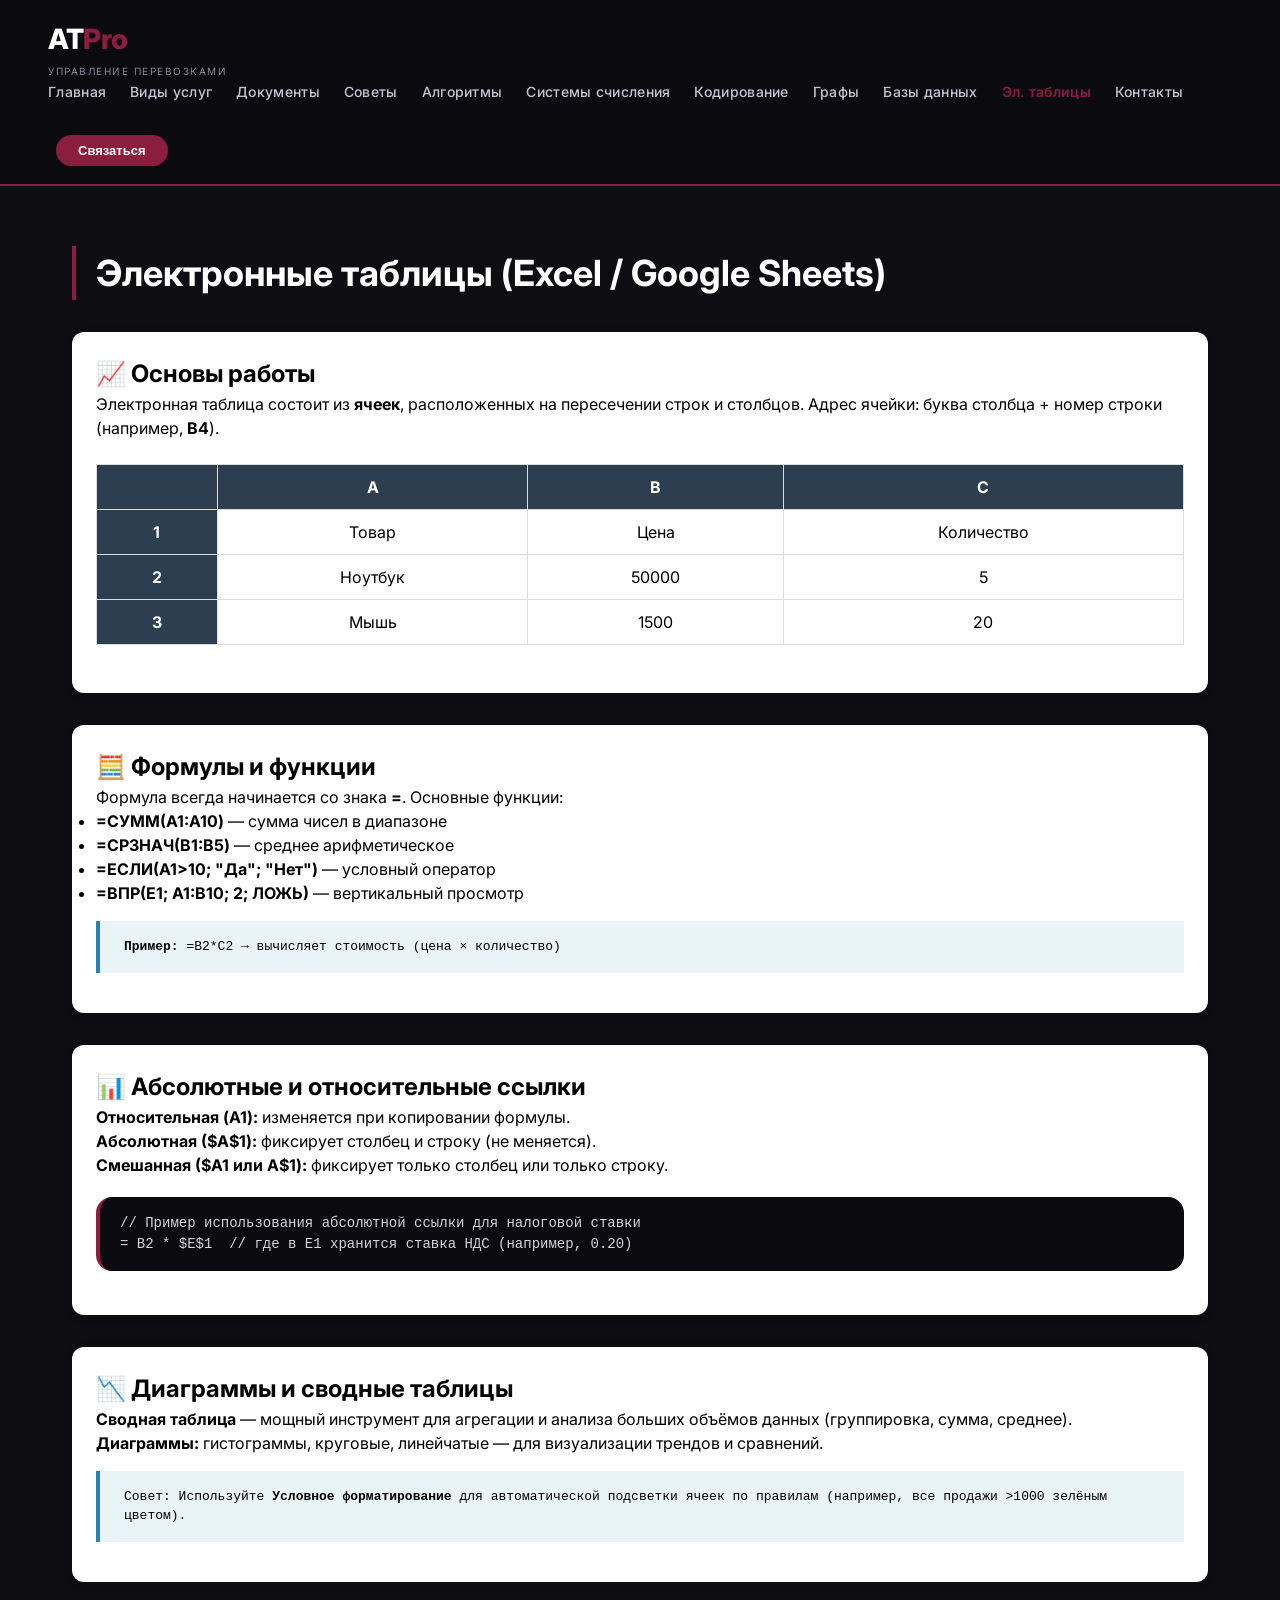
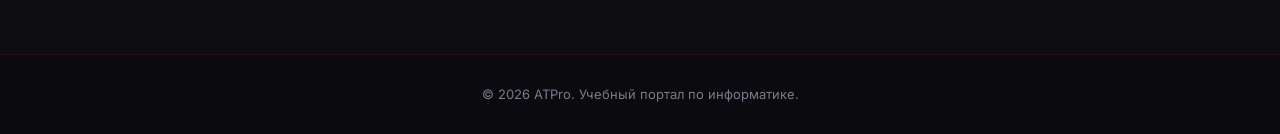
<file: spreadsheets.html>
<!DOCTYPE html>
<html lang="ru">
<head>
    <meta charset="UTF-8">
    <meta name="viewport" content="width=device-width, initial-scale=1.0">
    <title>Электронные таблицы | ATPro</title>
    <link rel="stylesheet" href="style.css">
    <link href="https://fonts.googleapis.com/css2?family=Inter:opsz,wght@14..32,300;400;500;600;700;800&display=swap" rel="stylesheet">
</head>
<body>
    <header class="header">
        <div class="logo">
            <a href="index.html">
                <h1>AT<span>Pro</span></h1>
                <p class="logo-sub">УПРАВЛЕНИЕ ПЕРЕВОЗКАМИ</p>
            </a>
        </div>
        <nav class="nav">
            <ul class="nav-links">
                <li><a href="index.html">Главная</a></li>
                <li><a href="services.html">Виды услуг</a></li>
                <li><a href="documents.html">Документы</a></li>
                <li><a href="tips.html">Советы</a></li>
                <li><a href="algorithms.html">Алгоритмы</a></li>
                <li><a href="it-systems.html">Системы счисления</a></li>
                <li><a href="encoding.html">Кодирование</a></li>
                <li><a href="graphs.html">Графы</a></li>
                <li><a href="databases.html">Базы данных</a></li>
                <li><a href="spreadsheets.html" class="active">Эл. таблицы</a></li>
                <li><a href="contact.html">Контакты</a></li>
            </ul>
            <button class="btn-nav" onclick="window.location.href='contact.html'">Связаться</button>
        </nav>
    </header>

    <main>
        <div class="topic-content">
            <h1>Электронные таблицы (Excel / Google Sheets)</h1>
            
            <div class="topic-card">
                <h2>📈 Основы работы</h2>
                <p>Электронная таблица состоит из <strong>ячеек</strong>, расположенных на пересечении строк и столбцов. Адрес ячейки: буква столбца + номер строки (например, <strong>B4</strong>).</p>
                <table class="sheet-table">
                    <thead>
                        <tr>
                            <th></th>
                            <th>A</th>
                            <th>B</th>
                            <th>C</th>
                        </tr>
                    </thead>
                    <tbody>
                        <tr>
                            <th>1</th>
                            <td>Товар</td>
                            <td>Цена</td>
                            <td>Количество</td>
                        </tr>
                        <tr>
                            <th>2</th>
                            <td>Ноутбук</td>
                            <td>50000</td>
                            <td>5</td>
                        </tr>
                        <tr>
                            <th>3</th>
                            <td>Мышь</td>
                            <td>1500</td>
                            <td>20</td>
                        </tr>
                    </tbody>
                </table>
            </div>

            <div class="topic-card">
                <h2>🧮 Формулы и функции</h2>
                <p>Формула всегда начинается со знака <strong>=</strong>. Основные функции:</p>
                <ul>
                    <li><strong>=СУММ(A1:A10)</strong> — сумма чисел в диапазоне</li>
                    <li><strong>=СРЗНАЧ(B1:B5)</strong> — среднее арифметическое</li>
                    <li><strong>=ЕСЛИ(A1>10; "Да"; "Нет")</strong> — условный оператор</li>
                    <li><strong>=ВПР(E1; A1:B10; 2; ЛОЖЬ)</strong> — вертикальный просмотр</li>
                </ul>
                <div class="formula-box">
                    <strong>Пример:</strong> =B2*C2 → вычисляет стоимость (цена × количество)
                </div>
            </div>

            <div class="topic-card">
                <h2>📊 Абсолютные и относительные ссылки</h2>
                <p><strong>Относительная (A1):</strong> изменяется при копировании формулы.</p>
                <p><strong>Абсолютная ($A$1):</strong> фиксирует столбец и строку (не меняется).</p>
                <p><strong>Смешанная ($A1 или A$1):</strong> фиксирует только столбец или только строку.</p>
                <div class="code-block">
                    <pre>// Пример использования абсолютной ссылки для налоговой ставки
= B2 * $E$1  // где в E1 хранится ставка НДС (например, 0.20)</pre>
                </div>
            </div>

            <div class="topic-card">
                <h2>📉 Диаграммы и сводные таблицы</h2>
                <p><strong>Сводная таблица</strong> — мощный инструмент для агрегации и анализа больших объёмов данных (группировка, сумма, среднее).</p>
                <p><strong>Диаграммы:</strong> гистограммы, круговые, линейчатые — для визуализации трендов и сравнений.</p>
                <div class="formula-box">
                    Совет: Используйте <strong>Условное форматирование</strong> для автоматической подсветки ячеек по правилам (например, все продажи >1000 зелёным цветом).
                </div>
            </div>
        </div>
    </main>

    <footer><p>&copy; 2026 ATPro. Учебный портал по информатике.</p></footer>
</body>
</html>
</file>
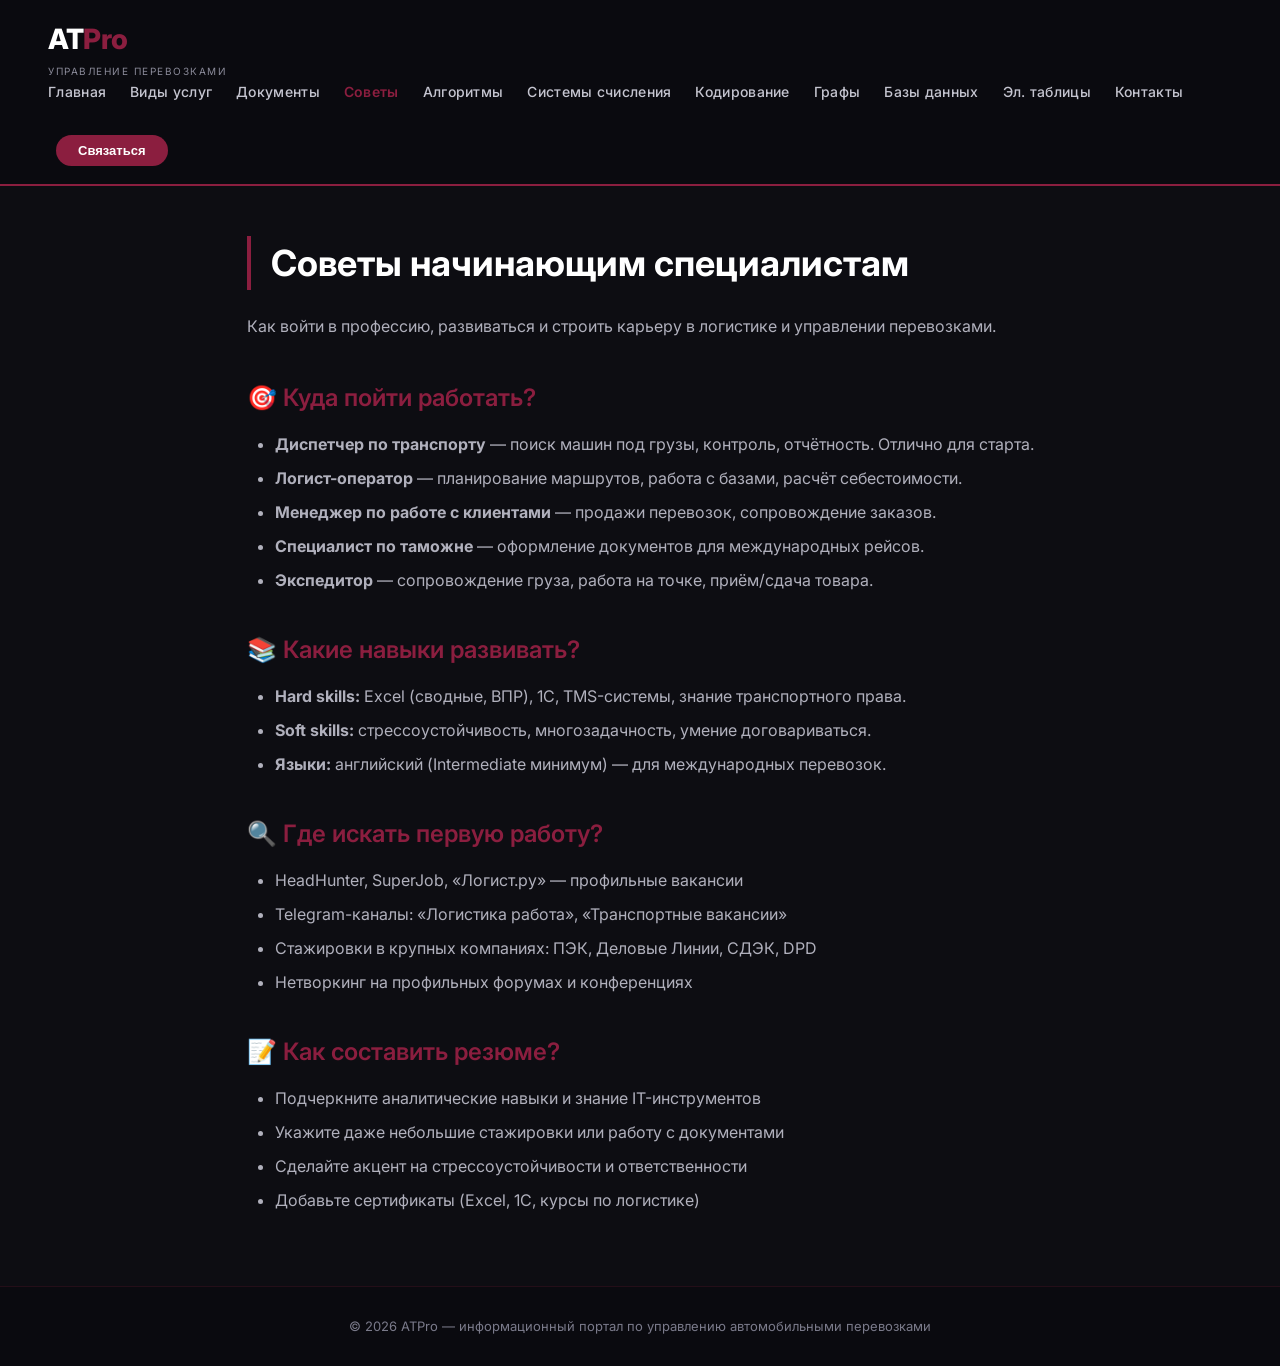
<file: tips.html>
<!DOCTYPE html>
<html lang="ru">
<head>
  <meta charset="UTF-8">
  <meta name="viewport" content="width=device-width, initial-scale=1.0">
  <title>ATPro | Советы</title>
  <link rel="stylesheet" href="style.css">
  <link href="https://fonts.googleapis.com/css2?family=Inter:opsz,wght@14..32,300;400;500;600;700;800&display=swap" rel="stylesheet">
</head>
<body>
  <header class="header">
    <div class="logo">
      <a href="index.html">
        <h1>AT<span>Pro</span></h1>
        <p class="logo-sub">УПРАВЛЕНИЕ ПЕРЕВОЗКАМИ</p>
      </a>
    </div>
    <nav class="nav">
      <ul class="nav-links">
        <li><a href="index.html">Главная</a></li>
        <li><a href="services.html">Виды услуг</a></li>
        <li><a href="documents.html">Документы</a></li>
        <li><a href="tips.html" class="active">Советы</a></li>
        <li><a href="algorithms.html">Алгоритмы</a></li>
        <li><a href="it-systems.html">Системы счисления</a></li>
        <li><a href="encoding.html">Кодирование</a></li>
        <li><a href="graphs.html">Графы</a></li>
        <li><a href="databases.html">Базы данных</a></li>
        <li><a href="spreadsheets.html">Эл. таблицы</a></li>
        <li><a href="contact.html">Контакты</a></li>
      </ul>
      <button class="btn-nav" onclick="window.location.href='contact.html'">Связаться</button>
    </nav>
  </header>

  <main class="page-content">
    <h1>Советы начинающим специалистам</h1>
    <p>Как войти в профессию, развиваться и строить карьеру в логистике и управлении перевозками.</p>

    <h2>🎯 Куда пойти работать?</h2>
    <ul>
      <li><strong>Диспетчер по транспорту</strong> — поиск машин под грузы, контроль, отчётность. Отлично для старта.</li>
      <li><strong>Логист-оператор</strong> — планирование маршрутов, работа с базами, расчёт себестоимости.</li>
      <li><strong>Менеджер по работе с клиентами</strong> — продажи перевозок, сопровождение заказов.</li>
      <li><strong>Специалист по таможне</strong> — оформление документов для международных рейсов.</li>
      <li><strong>Экспедитор</strong> — сопровождение груза, работа на точке, приём/сдача товара.</li>
    </ul>

    <h2>📚 Какие навыки развивать?</h2>
    <ul>
      <li><strong>Hard skills:</strong> Excel (сводные, ВПР), 1С, TMS-системы, знание транспортного права.</li>
      <li><strong>Soft skills:</strong> стрессоустойчивость, многозадачность, умение договариваться.</li>
      <li><strong>Языки:</strong> английский (Intermediate минимум) — для международных перевозок.</li>
    </ul>

    <h2>🔍 Где искать первую работу?</h2>
    <ul>
      <li>HeadHunter, SuperJob, «Логист.ру» — профильные вакансии</li>
      <li>Telegram-каналы: «Логистика работа», «Транспортные вакансии»</li>
      <li>Стажировки в крупных компаниях: ПЭК, Деловые Линии, СДЭК, DPD</li>
      <li>Нетворкинг на профильных форумах и конференциях</li>
    </ul>

    <h2>📝 Как составить резюме?</h2>
    <ul>
      <li>Подчеркните аналитические навыки и знание IT-инструментов</li>
      <li>Укажите даже небольшие стажировки или работу с документами</li>
      <li>Сделайте акцент на стрессоустойчивости и ответственности</li>
      <li>Добавьте сертификаты (Excel, 1С, курсы по логистике)</li>
    </ul>
  </main>

  <footer>
    <p>© 2026 ATPro — информационный портал по управлению автомобильными перевозками</p>
  </footer>
</body>
</html>
</file>
<file: style.css>
* {
  margin: 0;
  padding: 0;
  box-sizing: border-box;
}

body {
  font-family: 'Inter', 'Segoe UI', Roboto, sans-serif;
  background-color: #0d0d12;
  color: #e0dfe8;
  line-height: 1.5;
  display: flex;
  flex-direction: column;
  min-height: 100vh;
}

main {
  flex: 1;
}

/* ========== ШАПКА (HEADER) ========== */
.header {
  display: flex;
  justify-content: space-between;
  align-items: center;
  padding: 18px 48px;
  background-color: #0a0a0f;
  border-bottom: 2px solid #8b1e3f;
  flex-wrap: wrap;
  position: sticky;
  top: 0;
  z-index: 100;
}

.logo a {
  text-decoration: none;
}

.logo h1 {
  font-size: 28px;
  font-weight: 800;
  letter-spacing: -0.5px;
  color: #ffffff;
}

.logo span {
  color: #8b1e3f;
}

.logo-sub {
  font-size: 10px;
  color: #8a8a99;
  margin-top: 4px;
  letter-spacing: 1.5px;
}

/* ========== НАВИГАЦИЯ ========== */
.nav {
  display: flex;
  align-items: center;
  gap: 32px;
  flex-wrap: wrap;
}

.nav-links {
  display: flex;
  list-style: none;
  gap: 24px;
  align-items: center;
  flex-wrap: wrap;
}

.nav-links a {
  text-decoration: none;
  color: #c5c5d0;
  font-size: 14px;
  font-weight: 500;
  transition: all 0.2s ease;
  letter-spacing: 0.3px;
}

.nav-links a:hover {
  color: #8b1e3f;
}

.nav-links a.active {
  color: #8b1e3f;
  font-weight: 600;
}

.btn-nav {
  background-color: #8b1e3f;
  color: #ffffff;
  border: none;
  padding: 8px 22px;
  border-radius: 30px;
  font-size: 13px;
  font-weight: 600;
  cursor: pointer;
  transition: all 0.2s ease;
  margin-left: 8px;
}

.btn-nav:hover {
  background-color: #6e1833;
  transform: scale(1.02);
}

/* ========== ГЛАВНЫЙ ЭКРАН ========== */
.hero {
  text-align: center;
  padding: 90px 20px 70px;
  background: radial-gradient(ellipse at 30% 40%, rgba(139, 30, 63, 0.15), transparent);
}

.hero h2 {
  font-size: 38px;
  font-weight: 700;
  max-width: 850px;
  margin: 0 auto 20px;
  line-height: 1.3;
  color: #ffffff;
}

.hero h2 span {
  color: #8b1e3f;
}

.hero p {
  max-width: 650px;
  margin: 0 auto;
  color: #a0a0ae;
  font-size: 17px;
}

.btn-primary {
  background-color: #8b1e3f;
  color: white;
  border: none;
  padding: 12px 32px;
  border-radius: 40px;
  font-size: 15px;
  font-weight: 600;
  cursor: pointer;
  margin-top: 28px;
  transition: all 0.2s ease;
}

.btn-primary:hover {
  background-color: #6e1833;
  transform: scale(1.02);
  box-shadow: 0 0 15px rgba(139, 30, 63, 0.4);
}

/* ========== КАРТОЧКИ ========== */
.features {
  display: flex;
  justify-content: center;
  gap: 30px;
  padding: 60px 40px;
  flex-wrap: wrap;
  max-width: 1300px;
  margin: 0 auto;
}

.card {
  background: rgba(17, 17, 23, 0.8);
  backdrop-filter: blur(8px);
  padding: 28px 24px;
  border-radius: 20px;
  width: 290px;
  text-align: left;
  border: 1px solid rgba(139, 30, 63, 0.3);
  transition: all 0.25s ease;
}

.card:hover {
  border-color: #8b1e3f;
  transform: translateY(-5px);
  background: rgba(20, 20, 28, 0.95);
}

.card h3 {
  font-size: 20px;
  font-weight: 600;
  margin-bottom: 12px;
  color: #ffffff;
}

.card p {
  color: #a5a5b3;
  font-size: 14px;
  margin-bottom: 16px;
  line-height: 1.5;
}

.card a {
  color: #8b1e3f;
  text-decoration: none;
  font-size: 14px;
  font-weight: 600;
}

.card a:hover {
  text-decoration: underline;
}

/* ========== БЛОК ПРЕИМУЩЕСТВ ========== */
.why-us {
  text-align: center;
  padding: 50px 20px 60px;
  background: #0a0a0f;
  border-top: 1px solid rgba(139, 30, 63, 0.3);
  border-bottom: 1px solid rgba(139, 30, 63, 0.3);
}

.why-us h2 {
  font-size: 28px;
  font-weight: 600;
  color: #ffffff;
}

.why-grid {
  display: flex;
  justify-content: center;
  gap: 28px;
  flex-wrap: wrap;
  margin-top: 35px;
}

.why-grid div {
  background: rgba(139, 30, 63, 0.12);
  padding: 10px 24px;
  border-radius: 50px;
  font-size: 14px;
  font-weight: 500;
  color: #8b1e3f;
  border: 1px solid rgba(139, 30, 63, 0.3);
}

/* ========== СТРАНИЦЫ КОНТЕНТА ========== */
.page-content {
  max-width: 1100px;
  margin: 50px auto;
  padding: 0 32px;
}

.page-content h1 {
  font-size: 36px;
  font-weight: 700;
  margin-bottom: 24px;
  color: #ffffff;
  border-left: 4px solid #8b1e3f;
  padding-left: 20px;
}

.page-content h2 {
  font-size: 24px;
  font-weight: 600;
  margin-top: 40px;
  margin-bottom: 16px;
  color: #8b1e3f;
}

.page-content h3 {
  font-size: 18px;
  font-weight: 600;
  margin-top: 24px;
  color: #ffffff;
}

.page-content p {
  margin-bottom: 20px;
  color: #b0b0bc;
  line-height: 1.6;
}

.page-content ul {
  margin: 16px 0 24px 28px;
  color: #b0b0bc;
}

.page-content li {
  margin-bottom: 10px;
}

/* ========== ТЕМАТИЧЕСКИЕ СТРАНИЦЫ (кодирование, графы, БД, таблицы) ========== */
.topic-content {
  max-width: 1200px;
  margin: 0 auto;
  padding: 60px 32px 40px;
}

.topic-content > h1 {
  font-size: 36px;
  font-weight: 700;
  margin-bottom: 32px;
  color: #ffffff;
  border-left: 4px solid #8b1e3f;
  padding-left: 20px;
}

.topic-card {
  background: #ffffff;
  border-radius: 12px;
  padding: 1.5rem;
  margin-bottom: 2rem;
  box-shadow: 0 2px 8px rgba(0,0,0,0.1);
}

.topic-card h1,
.topic-card h2,
.topic-card h3,
.topic-card h4,
.topic-card p,
.topic-card li,
.topic-card td,
.topic-card th,
.topic-card strong,
.topic-card span,
.topic-card div,
.topic-card ul,
.topic-card caption {
  color: #000000 !important;
}

.topic-card a {
  color: #8b1e3f !important;
}

.topic-card .code-block,
.topic-card .code-block pre,
.topic-card .code-block * {
  color: #d4d4dc !important;
}

/* ========== ТАБЛИЦЫ В ТЕМАТИЧЕСКИХ СТРАНИЦАХ ========== */
.encoding-table,
.sheet-table,
.data-table {
  width: 100%;
  border-collapse: collapse;
  margin: 1.5rem 0;
}

.encoding-table th,
.sheet-table th,
.data-table th {
  border: 1px solid #ddd;
  padding: 10px 12px;
  text-align: left;
  background: #2c3e50;
  color: #ffffff !important;
}

.encoding-table td,
.sheet-table td,
.data-table td {
  border: 1px solid #ddd;
  padding: 10px 12px;
  color: #000000 !important;
}

.sheet-table th,
.sheet-table td {
  text-align: center;
}

/* ========== БЛОКИ С ФОРМУЛАМИ ========== */
.formula-box {
  background: #e8f4f8;
  padding: 1rem 1rem 1rem 1.5rem;
  border-left: 4px solid #2980b9;
  font-family: monospace;
  margin: 1rem 0;
  color: #000000 !important;
}

.formula-box * {
  color: #000000 !important;
}

/* ========== КОНТАКТЫ ========== */
.contact-grid {
  display: flex;
  gap: 40px;
  flex-wrap: wrap;
  margin: 40px 0 30px;
}

.contact-info {
  flex: 1.2;
  min-width: 260px;
  background: rgba(10, 10, 15, 0.6);
  padding: 28px;
  border-radius: 24px;
  border: 1px solid rgba(139, 30, 63, 0.3);
}

.contact-item {
  display: flex;
  align-items: center;
  gap: 16px;
  margin-bottom: 28px;
}

.contact-icon {
  width: 48px;
  height: 48px;
  background: rgba(139, 30, 63, 0.15);
  border-radius: 50%;
  display: flex;
  align-items: center;
  justify-content: center;
  color: #8b1e3f;
  font-size: 22px;
}

.contact-item h3 {
  margin: 0 0 6px 0;
  font-size: 15px;
  font-weight: 600;
  color: #ffffff;
}

.contact-item p {
  margin: 0;
  color: #a0a0ae;
  font-size: 14px;
}

.contact-item a {
  color: #a0a0ae;
  text-decoration: none;
}

.contact-item a:hover {
  color: #8b1e3f;
}

.work-hours {
  margin-top: 20px;
  padding-top: 20px;
  border-top: 1px solid rgba(139, 30, 63, 0.2);
}

.contact-form {
  flex: 1;
  min-width: 280px;
  background: rgba(10, 10, 15, 0.6);
  padding: 32px;
  border-radius: 24px;
  border: 1px solid rgba(139, 30, 63, 0.3);
}

.contact-form h3 {
  margin-top: 0;
  margin-bottom: 22px;
  font-size: 20px;
  color: #ffffff;
}

form input,
form textarea {
  width: 100%;
  padding: 12px 16px;
  margin-bottom: 18px;
  border: 1px solid rgba(139, 30, 63, 0.4);
  border-radius: 14px;
  font-family: inherit;
  font-size: 14px;
  background: rgba(0, 0, 0, 0.5);
  color: #ffffff;
}

form input:focus,
form textarea:focus {
  outline: none;
  border-color: #8b1e3f;
}

form input::placeholder,
form textarea::placeholder {
  color: #6a6a7a;
}

form button {
  background-color: #8b1e3f;
  color: white;
  border: none;
  padding: 12px 28px;
  border-radius: 40px;
  font-weight: 600;
  cursor: pointer;
  font-size: 14px;
  transition: all 0.2s ease;
}

form button:hover {
  background-color: #6e1833;
}

/* ========== КАРТА ========== */
.map-container {
  margin: 40px 0 30px;
  border-radius: 24px;
  overflow: hidden;
  border: 1px solid rgba(139, 30, 63, 0.3);
}

.map-container iframe {
  width: 100%;
  height: 300px;
  display: block;
}

/* ========== ОТЗЫВЫ ========== */
.reviews-section {
  margin-top: 50px;
  padding-top: 20px;
}

.reviews-section h3 {
  font-size: 24px;
  margin-bottom: 28px;
  color: #ffffff;
}

.reviews-grid {
  display: flex;
  gap: 28px;
  flex-wrap: wrap;
}

.review-card {
  background: rgba(10, 10, 15, 0.6);
  border-radius: 20px;
  padding: 26px;
  flex: 1;
  min-width: 250px;
  border: 1px solid rgba(139, 30, 63, 0.3);
  transition: all 0.2s ease;
}

.review-card:hover {
  border-color: #8b1e3f;
}

.review-stars {
  color: #8b1e3f;
  font-size: 18px;
  letter-spacing: 3px;
  margin-bottom: 16px;
}

.review-text {
  color: #c0c0cc;
  margin-bottom: 18px;
  line-height: 1.5;
}

.review-author {
  font-weight: 600;
  color: #8b1e3f;
  font-size: 14px;
}

/* ========== БЛОКИ КОДА (общие) ========== */
.code-block {
  background: #0a0a0f;
  border-left: 4px solid #8b1e3f;
  padding: 16px 20px;
  border-radius: 16px;
  font-family: 'Courier New', monospace;
  font-size: 14px;
  overflow-x: auto;
  margin: 20px 0;
}

.code-block pre {
  margin: 0;
  color: #d4d4dc;
  white-space: pre-wrap;
  word-wrap: break-word;
}

/* ========== ПОДВАЛ ========== */
footer {
  text-align: center;
  padding: 30px 20px;
  background-color: #0a0a0f;
  border-top: 1px solid rgba(139, 30, 63, 0.2);
  font-size: 13px;
  color: #7a7a8a;
  margin-top: auto;
}

/* ========== АДАПТИВ ========== */
@media (max-width: 768px) {
  .header {
    flex-direction: column;
    padding: 18px 20px;
    gap: 16px;
    text-align: center;
  }
  
  .nav {
    justify-content: center;
    gap: 18px;
  }
  
  .nav-links {
    justify-content: center;
    gap: 14px;
  }
  
  .btn-nav {
    margin-left: 0;
  }
  
  .features {
    padding: 40px 20px;
    flex-direction: column;
    align-items: center;
  }
  
  .hero h2 {
    font-size: 28px;
  }
  
  .page-content,
  .topic-content {
    padding: 40px 20px;
  }
  
  .page-content h1,
  .topic-content > h1 {
    font-size: 28px;
  }
  
  .contact-grid {
    flex-direction: column;
  }
  
  .reviews-grid {
    flex-direction: column;
  }
  
  .doc-table,
  .encoding-table,
  .sheet-table,
  .data-table {
    font-size: 12px;
  }
  
  .doc-table th,
  .doc-table td,
  .encoding-table th,
  .encoding-table td,
  .sheet-table th,
  .sheet-table td,
  .data-table th,
  .data-table td {
    padding: 8px 10px;
  }
  
  .map-container iframe {
    height: 200px;
  }
}

.badge {
  background: rgba(139, 30, 63, 0.18);
  border: 1px solid rgba(139, 30, 63, 0.4);
  padding: 6px 14px;
  border-radius: 40px;
  font-size: 13px;
  font-weight: 500;
  display: inline-block;
  color: #e0dfe8;
}
</file>
